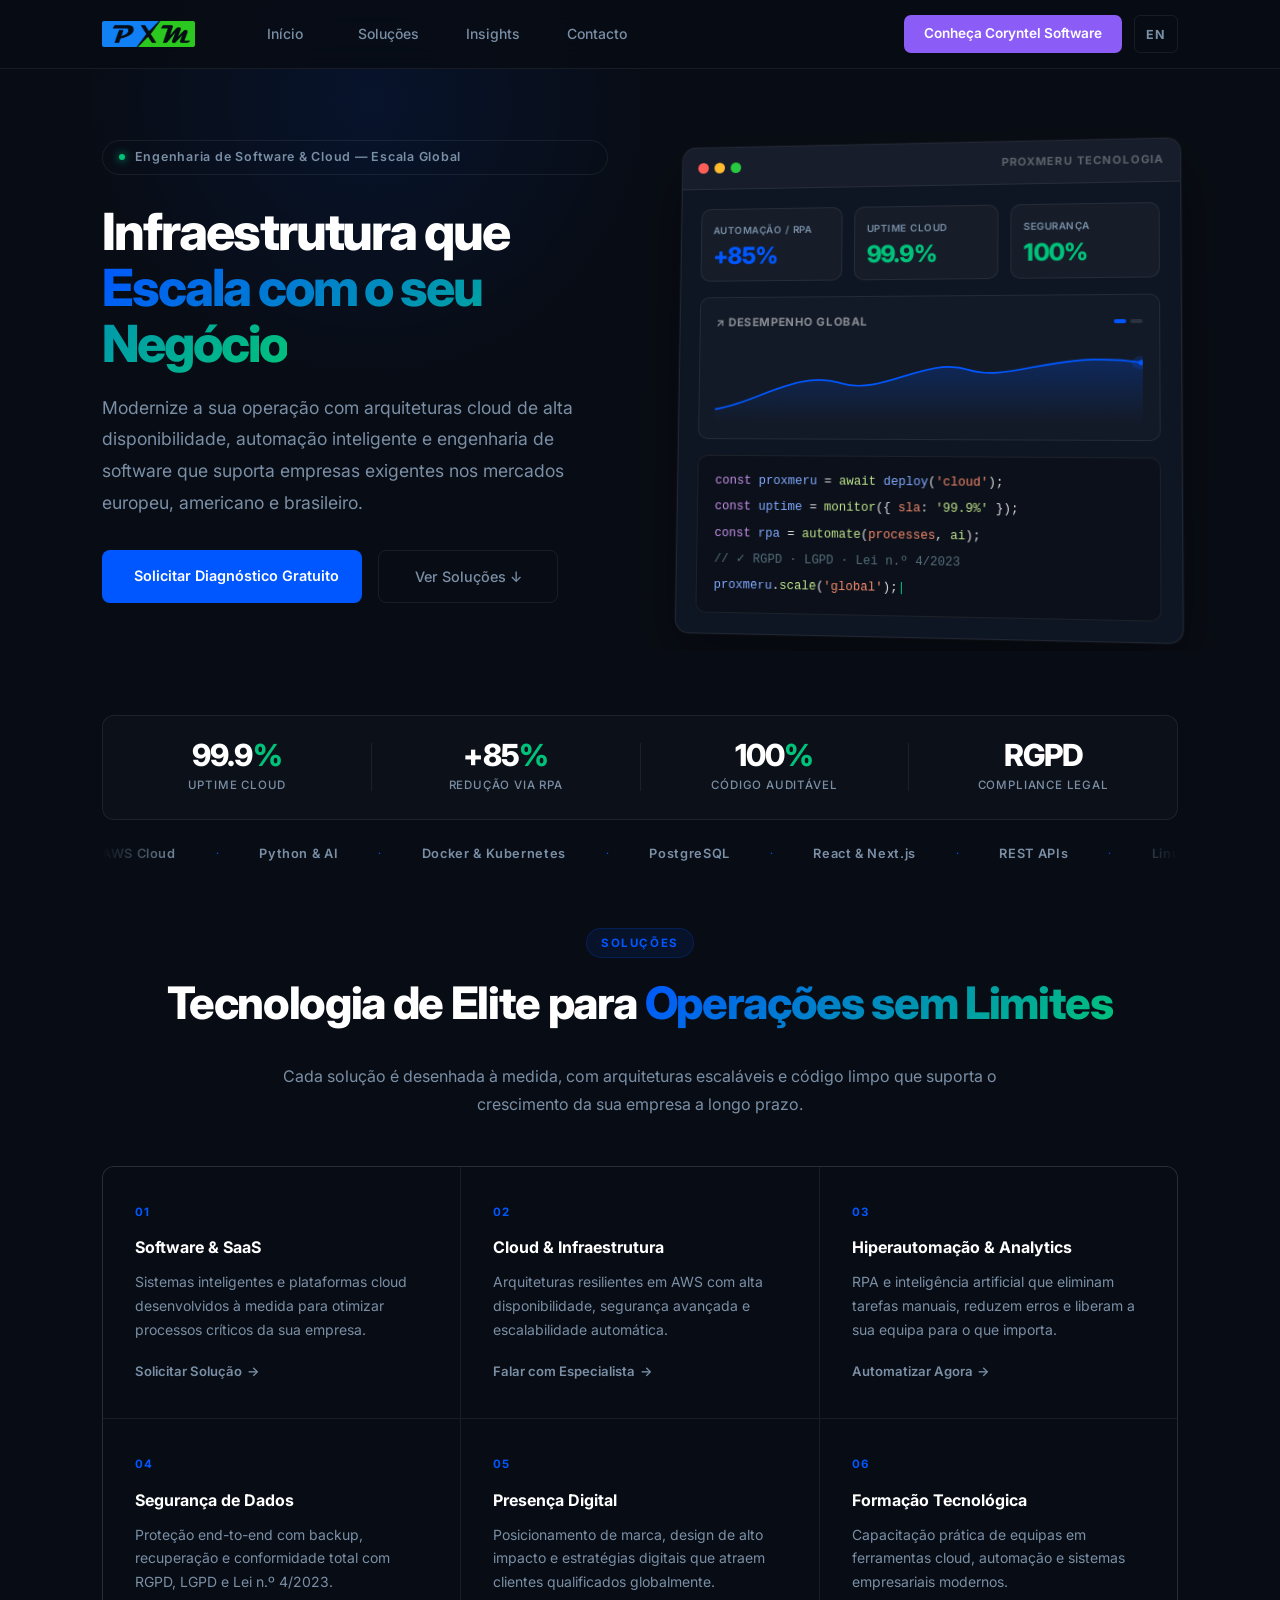
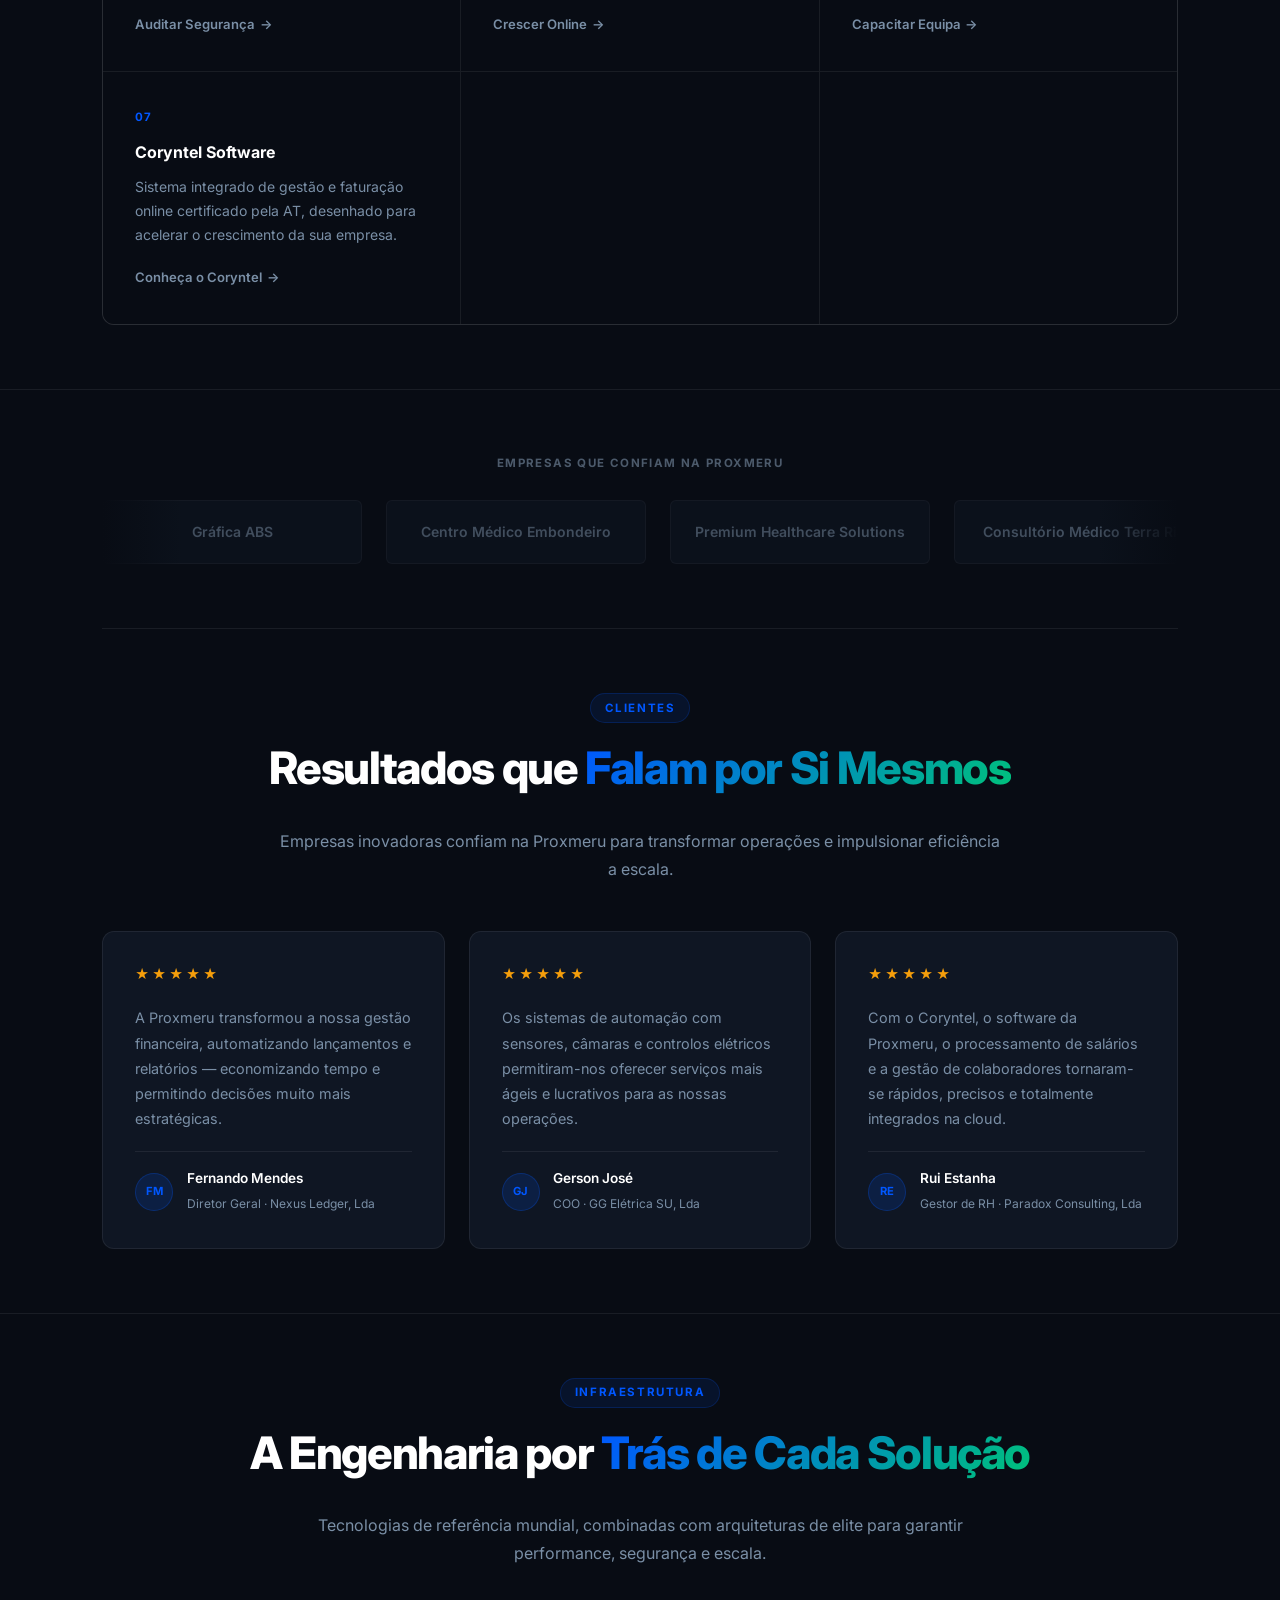
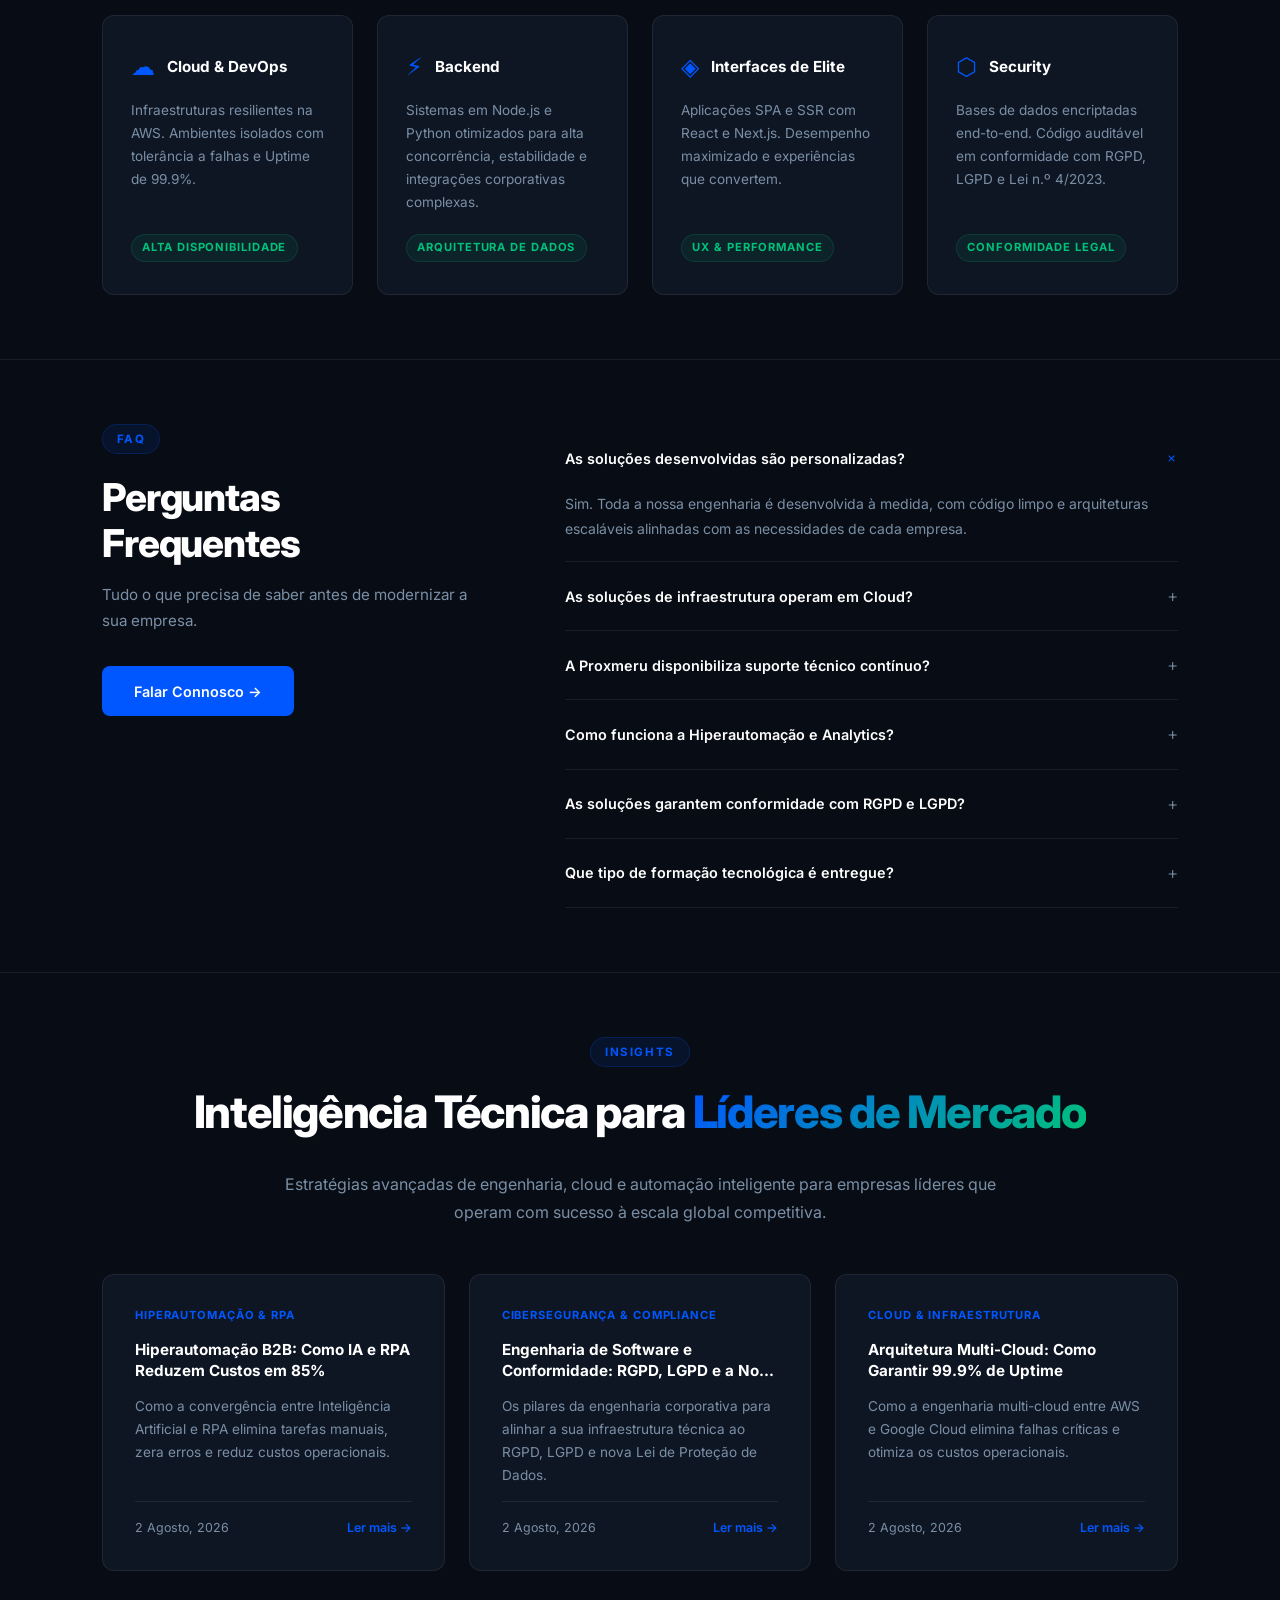
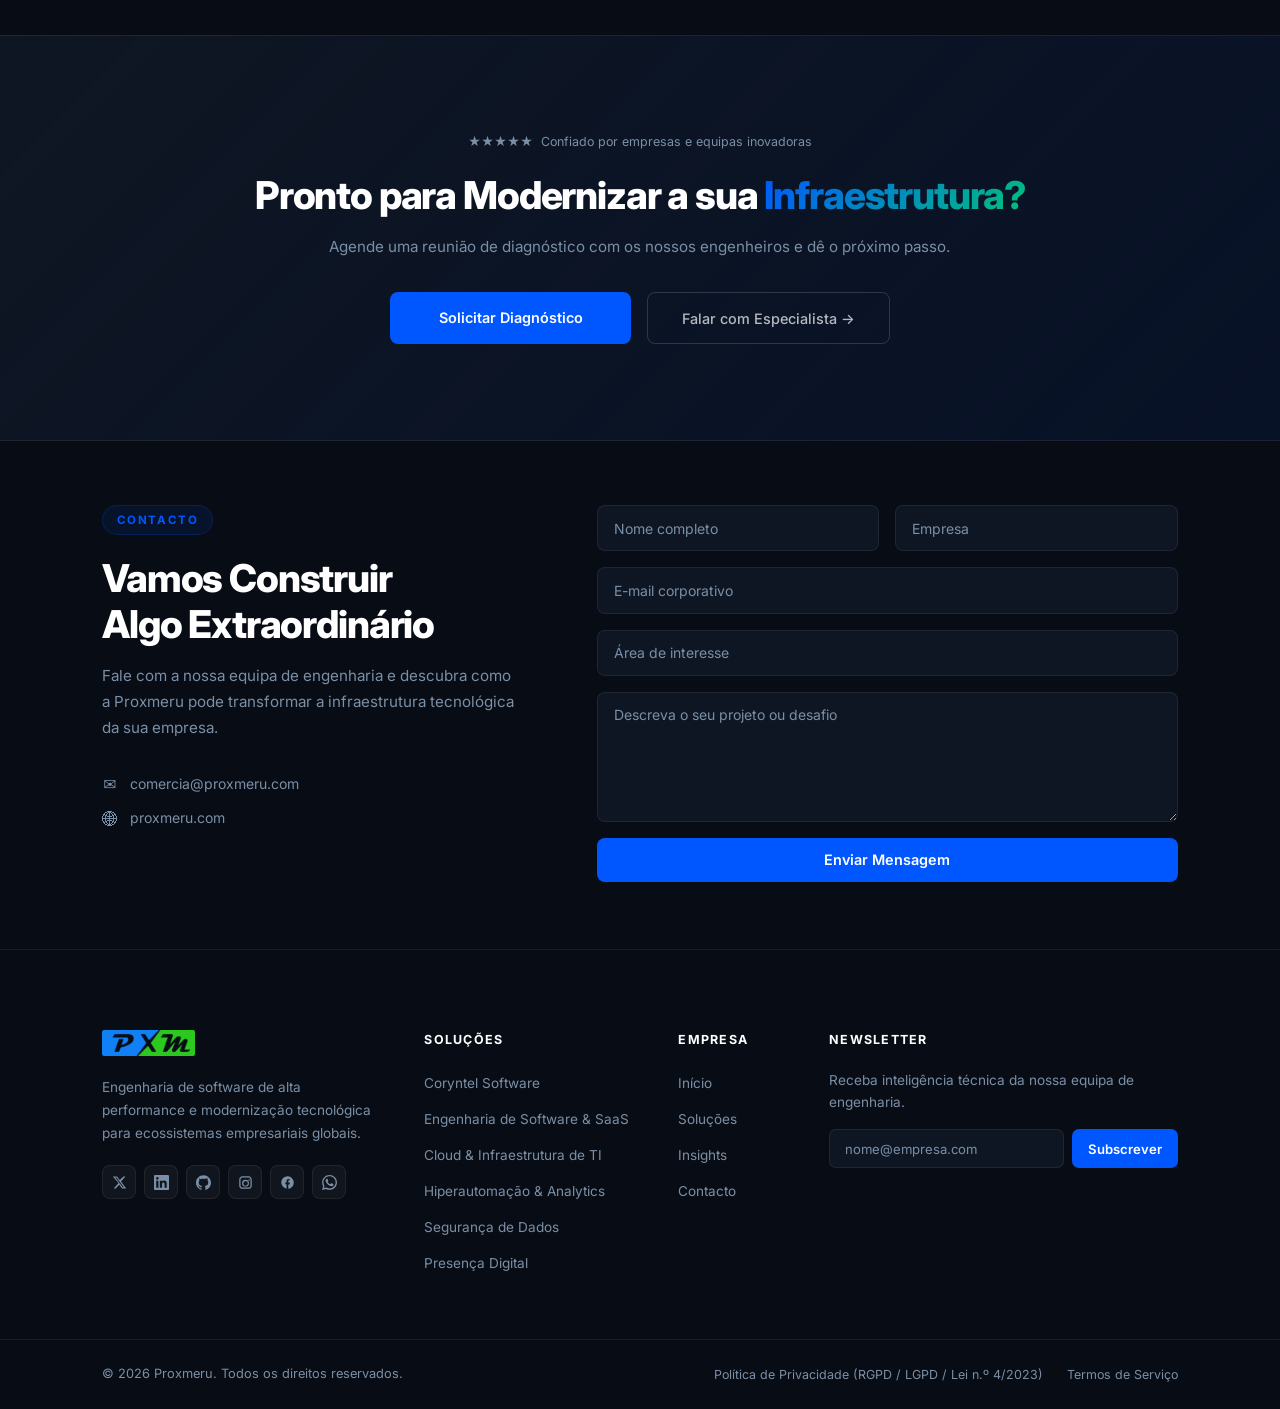
<file: index.html>
<!DOCTYPE html>
<html lang="pt">
<head>
  <meta charset="UTF-8" />
  <meta name="viewport" content="width=device-width, initial-scale=1.0" />
  <meta name="referrer" content="origin" />
  <title>Proxmeru — Engineering the Future of Business</title>
  <meta name="description" content="Engenharia de software de alta performance, cloud e automação para empresas que operam à escala global." />
  <link rel="icon" type="image/png" href="assets/img/favicon.png" />
  <link rel="preconnect" href="https://fonts.googleapis.com" />
  <link rel="preconnect" href="https://fonts.gstatic.com" crossorigin />
  <link href="https://fonts.googleapis.com/css2?family=Inter:wght@300;400;500;600;700;800&display=swap" rel="stylesheet" />
  <link rel="stylesheet" href="assets/css/style.css" />
</head>
<body>
  <div id="top"></div>

  <!-- NAV -->
  <header id="top">
    <nav class="nav">
      <a href="#top" class="nav-logo">
        <img src="assets/img/logo.png" alt="Proxmeru" />
      </a>
      <ul class="nav-links">
        <li><a href="#top" data-i18n="nav.home">Início</a></li>
        <li><a href="#solutions" data-i18n="nav.solutions">Soluções</a></li>
        <li><a href="#insights" data-i18n="nav.insights">Insights</a></li>
        <li><a href="#contact" data-i18n="nav.contact">Contacto</a></li>
      </ul>
      <div class="nav-right">
        <a href="https://coryntel.proxmeru.com" class="nav-cta" target="_blank" rel="noopener noreferrer" data-i18n="nav.coryntel">Conheça Coryntel Software</a>
        <button id="lang-toggle" aria-label="Mudar idioma">EN</button>
        <button class="nav-burger" id="menu-toggle" aria-label="Menu">
          <span></span><span></span><span></span>
        </button>
      </div>
    </nav>
  </header>

  <!-- HERO -->
  <section id="hero">
    <div class="hero-inner">
      <div class="hero-left">
        <div class="hero-tag">
          <span class="tag-dot"></span>
          <span data-i18n="hero.tag">Engenharia de Software &amp; Cloud — Escala Global</span>
        </div>
        <h1>
          <span data-i18n="hero.h1a">Infraestrutura que</span><br />
          <span data-i18n="hero.h1b">Escala com o seu Negócio</span>
        </h1>
        <p>
          <span data-i18n="hero.sub">Modernize a sua operação com arquiteturas cloud de alta disponibilidade, automação inteligente e engenharia de software que suporta empresas exigentes nos mercados europeu, americano e brasileiro.</span>
        </p>
        <div class="hero-ctas">
          <a href="https://wa.me/258870584831" class="btn-primary" data-wa="diagnosis" target="_blank" rel="noopener noreferrer" data-i18n="hero.cta1">Solicitar Diagnóstico Gratuito</a>
          <a href="#solutions" class="btn-ghost" data-i18n="hero.cta2">Ver Soluções ↓</a>
        </div>
      </div>

      <div class="hero-right">
        <div class="mockup-window">
          <div class="mockup-header">
            <span class="mockup-dot" style="background:#ff5f57"></span>
            <span class="mockup-dot" style="background:#febc2e"></span>
            <span class="mockup-dot" style="background:#28c840"></span>
            <span class="mockup-title" data-i18n="mockup.title">Proxmeru Tecnologia</span>
          </div>
          <div class="mockup-body">
            <div class="mockup-stats">
              <div class="mockup-stat">
                <div class="mockup-stat-label" data-i18n="mockup.rpa">Automação / RPA</div>
                <div class="mockup-stat-value" data-i18n="mockup.rpaValue" style="color:var(--blue)">+85<span>%</span></div>
              </div>
              <div class="mockup-stat">
                <div class="mockup-stat-label" data-i18n="mockup.uptime">Uptime Cloud</div>
                <div class="mockup-stat-value" data-i18n="mockup.uptimeValue" style="color:var(--green)">99.9<span>%</span></div>
              </div>
              <div class="mockup-stat">
                <div class="mockup-stat-label" data-i18n="mockup.security">Segurança</div>
                <div class="mockup-stat-value" data-i18n="mockup.securityValue" style="color:var(--green)">100<span>%</span></div>
              </div>
            </div>
            <div class="mockup-chart">
              <div class="mockup-chart-header">
                <span data-i18n="mockup.perf">↗ Desempenho Global</span>
                <div class="mockup-chart-dots">
                  <div style="background:var(--blue)"></div>
                  <div style="background:rgba(255,255,255,0.1)"></div>
                </div>
              </div>
              <svg viewBox="0 0 400 120" preserveAspectRatio="none" class="mockup-svg">
                <defs>
                  <linearGradient id="chartGrad" x1="0" y1="0" x2="0" y2="1">
                    <stop offset="0%" stop-color="#0057ff" stop-opacity="0.25"/>
                    <stop offset="100%" stop-color="#0057ff" stop-opacity="0"/>
                  </linearGradient>
                </defs>
                <path d="M0,100 C40,90 80,40 120,60 C160,80 200,20 240,40 C280,60 320,10 400,30 L400,120 L0,120 Z" fill="url(#chartGrad)"/>
                <path d="M0,100 C40,90 80,40 120,60 C160,80 200,20 240,40 C280,60 320,10 400,30" fill="none" stroke="#0057ff" stroke-width="2.5" stroke-linecap="round"/>
                <circle cx="400" cy="30" r="4" fill="#0057ff"/>
                <circle cx="400" cy="30" r="10" fill="#0057ff" opacity="0.2"/>
              </svg>
            </div>
            <div class="mockup-code">
              <div class="code-line" data-i18n="mockup.code1"><span class="c-purple">const</span> <span class="c-blue">proxmeru</span> <span class="c-white">=</span> <span class="c-green">await</span> <span class="c-blue">deploy</span><span class="c-white">(</span><span class="c-orange">'cloud'</span><span class="c-white">);</span></div>
              <div class="code-line" data-i18n="mockup.code2"><span class="c-purple">const</span> <span class="c-blue">uptime</span> <span class="c-white">=</span> <span class="c-green">monitor</span><span class="c-white">({</span> <span class="c-orange">sla</span><span class="c-white">:</span> <span class="c-green">'99.9%'</span> <span class="c-white">});</span></div>
              <div class="code-line" data-i18n="mockup.code3"><span class="c-purple">const</span> <span class="c-blue">rpa</span> <span class="c-white">=</span> <span class="c-green">automate</span><span class="c-white">(</span><span class="c-orange">processes</span><span class="c-white">,</span> <span class="c-green">ai</span><span class="c-white">);</span></div>
              <div class="code-line"><span class="c-muted" data-i18n="mockup.law">// ✓ RGPD · LGPD · Lei n.º 4/2023</span></div>
              <div class="code-line code-cursor" data-i18n="mockup.code4"><span class="c-blue">proxmeru</span><span class="c-white">.</span><span class="c-green">scale</span><span class="c-white">(</span><span class="c-orange">'global'</span><span class="c-white">);</span><span class="cursor-blink">|</span></div>
            </div>
          </div>
        </div>
      </div>
    </div>
  </section>

  <!-- HERO STATS & TICKER -->
  <section id="hero-stats">
    <div class="container">
      <div class="hero-stats">
        <div class="stat"><strong data-i18n="hero.value1">99.9<span>%</span></strong><p data-i18n="hero.stat1">Uptime Cloud</p></div>
        <div class="stat-divider"></div>
        <div class="stat"><strong data-i18n="hero.value2">+85<span>%</span></strong><p data-i18n="hero.stat2">Redução via RPA</p></div>
        <div class="stat-divider"></div>
        <div class="stat"><strong data-i18n="hero.value3">100<span>%</span></strong><p data-i18n="hero.stat3">Código Auditável</p></div>
        <div class="stat-divider"></div>
        <div class="stat"><strong data-i18n="hero.value4">RGPD</strong><p data-i18n="hero.stat4">Compliance Legal</p></div>
      </div>
      <div class="ticker">
        <div class="ticker-track">
          <span>AWS Cloud</span><span aria-hidden="true">·</span>
          <span>Python &amp; AI</span><span aria-hidden="true">·</span>
          <span>Docker &amp; Kubernetes</span><span aria-hidden="true">·</span>
          <span>PostgreSQL</span><span aria-hidden="true">·</span>
          <span>React &amp; Next.js</span><span aria-hidden="true">·</span>
          <span>REST APIs</span><span aria-hidden="true">·</span>
          <span>Linux &amp; DevOps</span><span aria-hidden="true">·</span>
          <span>AWS Cloud</span><span aria-hidden="true">·</span>
          <span>Python &amp; AI</span><span aria-hidden="true">·</span>
          <span>Docker &amp; Kubernetes</span><span aria-hidden="true">·</span>
          <span>PostgreSQL</span><span aria-hidden="true">·</span>
          <span>React &amp; Next.js</span><span aria-hidden="true">·</span>
          <span>REST APIs</span><span aria-hidden="true">·</span>
          <span>Linux &amp; DevOps</span><span aria-hidden="true">·</span>
        </div>
      </div>
    </div>
  </section>

  <!-- SOLUTIONS -->
  <section id="solutions">
    <div class="container">
      <div class="section-label" data-i18n="sol.label">Soluções</div>
      <div class="section-heading">
        <h2 data-i18n="sol.h2">Tecnologia de Elite para <span class="gradient-text">Operações sem Limites</span></h2>
        <p data-i18n="sol.sub">Cada solução é desenhada à medida, com arquiteturas escaláveis e código limpo que suporta o crescimento da sua empresa a longo prazo.</p>
      </div>
      <div class="solutions-grid">
        <div class="sol-card">
          <div class="sol-num">01</div>
          <h3 data-i18n="sol.1.title">Software &amp; SaaS</h3>
          <p data-i18n="sol.1.desc">Sistemas inteligentes e plataformas cloud desenvolvidos à medida para otimizar processos críticos da sua empresa.</p>
          <a href="https://wa.me/258870584831" class="sol-link" data-wa="solution-1" target="_blank" rel="noopener noreferrer" data-i18n="sol.1.cta">Solicitar Solução <span>→</span></a>
        </div>
        <div class="sol-card">
          <div class="sol-num">02</div>
          <h3 data-i18n="sol.2.title">Cloud &amp; Infraestrutura</h3>
          <p data-i18n="sol.2.desc">Arquiteturas resilientes em AWS com alta disponibilidade, segurança avançada e escalabilidade automática.</p>
          <a href="https://wa.me/258870584831" class="sol-link" data-wa="solution-2" target="_blank" rel="noopener noreferrer" data-i18n="sol.2.cta">Falar com Especialista <span>→</span></a>
        </div>
        <div class="sol-card">
          <div class="sol-num">03</div>
          <h3 data-i18n="sol.3.title">Hiperautomação &amp; Analytics</h3>
          <p data-i18n="sol.3.desc">RPA e inteligência artificial que eliminam tarefas manuais, reduzem erros e liberam a sua equipa para o que importa.</p>
          <a href="https://wa.me/258870584831" class="sol-link" data-wa="solution-3" target="_blank" rel="noopener noreferrer" data-i18n="sol.3.cta">Automatizar Agora <span>→</span></a>
        </div>
        <div class="sol-card">
          <div class="sol-num">04</div>
          <h3 data-i18n="sol.4.title">Segurança de Dados</h3>
          <p data-i18n="sol.4.desc">Proteção end-to-end com backup, recuperação e conformidade total com RGPD, LGPD e Lei n.º 4/2023.</p>
          <a href="https://wa.me/258870584831" class="sol-link" data-wa="solution-4" target="_blank" rel="noopener noreferrer" data-i18n="sol.4.cta">Auditar Segurança <span>→</span></a>
        </div>
        <div class="sol-card">
          <div class="sol-num">05</div>
          <h3 data-i18n="sol.5.title">Presença Digital</h3>
          <p data-i18n="sol.5.desc">Posicionamento de marca, design de alto impacto e estratégias digitais que atraem clientes qualificados globalmente.</p>
          <a href="https://wa.me/258870584831" class="sol-link" data-wa="solution-5" target="_blank" rel="noopener noreferrer" data-i18n="sol.5.cta">Crescer Online <span>→</span></a>
        </div>
        <div class="sol-card">
          <div class="sol-num">06</div>
          <h3 data-i18n="sol.6.title">Formação Tecnológica</h3>
          <p data-i18n="sol.6.desc">Capacitação prática de equipas em ferramentas cloud, automação e sistemas empresariais modernos.</p>
          <a href="https://wa.me/258870584831" class="sol-link" data-wa="solution-6" target="_blank" rel="noopener noreferrer" data-i18n="sol.6.cta">Capacitar Equipa <span>→</span></a>
        </div>
        <div class="sol-card">
          <div class="sol-num">07</div>
          <h3 data-i18n="sol.7.title">Coryntel Software</h3>
          <p data-i18n="sol.7.desc">Sistema integrado de gestão e faturação online certificado pela AT, desenhado para acelerar o crescimento da sua empresa.</p>
          <a href="https://coryntel.proxmeru.com" class="sol-link" target="_blank" rel="noopener noreferrer" data-i18n="sol.7.cta">Conheça o Coryntel <span>→</span></a>
        </div>
      <div class="sol-card" style="background: var(--dark);"></div>
      <div class="sol-card" style="background: var(--dark);"></div>
      </div>

    </div>
  </section>

  <!-- CLIENTS -->
  <section id="clients">
    <div class="container">
      <div class="clients-bar">
        <div class="clients-label" data-i18n="clients.label">Empresas que confiam na Proxmeru</div>
        <div class="clients-ticker-wrap">
          <div class="clients-ticker">
            <span>Gráfica ABS</span>
            <span>Centro Médico Embondeiro</span>
            <span>Premium Healthcare Solutions</span>
            <span>Consultório Médico Terra Rio</span>
            <span>Clínica Médica Monte Sinai</span>
            <span>PHC Software</span>
            <span>+ Emprego</span>
            <span>Sabor Brasil</span>
            <span>Gráfica ABS</span>
            <span>Centro Médico Embondeiro</span>
            <span>Premium Healthcare Solutions</span>
            <span>Consultório Médico Terra Rio</span>
            <span>Clínica Médica Monte Sinai</span>
            <span>PHC Software</span>
            <span>+ Emprego</span>
            <span>Sabor Brasil</span>
          </div>
        </div>
      </div>
    </div>
  </section>

  <!-- TESTIMONIALS -->
  <section id="testimonials">
    <div class="container">
      <div class="section-label" data-i18n="testi.label">Clientes</div>
      <div class="section-heading">
        <h2 data-i18n="testi.h2">Resultados que <span class="gradient-text">Falam por Si Mesmos</span></h2>
        <p data-i18n="testi.sub">Empresas inovadoras confiam na Proxmeru para transformar operações e impulsionar eficiência a escala.</p>
      </div>
      <div class="testi-grid">
        <div class="testi-card">
          <div class="testi-stars">★★★★★</div>
          <blockquote data-i18n="testi.1">A Proxmeru transformou a nossa gestão financeira, automatizando lançamentos e relatórios — economizando tempo e permitindo decisões muito mais estratégicas.</blockquote>
          <div class="testi-author">
            <div class="testi-avatar">FM</div>
            <div>
              <strong>Fernando Mendes</strong>
              <span>Diretor Geral · Nexus Ledger, Lda</span>
            </div>
          </div>
        </div>
        <div class="testi-card">
          <div class="testi-stars">★★★★★</div>
          <blockquote data-i18n="testi.2">Os sistemas de automação com sensores, câmaras e controlos elétricos permitiram-nos oferecer serviços mais ágeis e lucrativos para as nossas operações.</blockquote>
          <div class="testi-author">
            <div class="testi-avatar">GJ</div>
            <div>
              <strong>Gerson José</strong>
              <span>COO · GG Elétrica SU, Lda</span>
            </div>
          </div>
        </div>
        <div class="testi-card">
          <div class="testi-stars">★★★★★</div>
          <blockquote data-i18n="testi.3">Com o Coryntel, o software da Proxmeru, o processamento de salários e a gestão de colaboradores tornaram-se rápidos, precisos e totalmente integrados na cloud.</blockquote>
          <div class="testi-author">
            <div class="testi-avatar">RE</div>
            <div>
              <strong class="lang-fade">Rui Estanha</strong>
              <span class="lang-fade">Gestor de RH · Paradox Consulting, Lda</span>
            </div>
          </div>
        </div>
      </div>
    </div>
  </section>

  <!-- TECH STACK -->
  <section id="stack">
    <div class="container">
      <div class="section-label" data-i18n="stack.label">Infraestrutura</div>
      <div class="section-heading">
        <h2 data-i18n="stack.h2">A Engenharia por <span class="gradient-text">Trás de Cada Solução</span></h2>
        <p data-i18n="stack.sub">Tecnologias de referência mundial, combinadas com arquiteturas de elite para garantir performance, segurança e escala.</p>
      </div>
      <div class="stack-grid">
        <div class="stack-card">
          <div class="stack-card-heading">
            <div class="stack-icon">☁</div>
            <h3 data-i18n="stack.1.title">Cloud &amp; DevOps</h3>
          </div>
          <p data-i18n="stack.1.desc">Infraestruturas resilientes na AWS. Ambientes isolados com tolerância a falhas e Uptime de 99.9%.</p>
          <div class="stack-tag" data-i18n="stack.1.tag">Alta Disponibilidade</div>
        </div>
        <div class="stack-card">
          <div class="stack-card-heading">
            <div class="stack-icon">⚡</div>
            <h3 data-i18n="stack.2.title">Backend</h3>
          </div>
          <p data-i18n="stack.2.desc">Sistemas em Node.js e Python otimizados para alta concorrência, estabilidade e integrações corporativas complexas.</p>
          <div class="stack-tag" data-i18n="stack.2.tag">Arquitetura de Dados</div>
        </div>
        <div class="stack-card">
          <div class="stack-card-heading">
            <div class="stack-icon">◈</div>
            <h3 data-i18n="stack.3.title">Interfaces de Elite</h3>
          </div>
          <p data-i18n="stack.3.desc">Aplicações SPA e SSR com React e Next.js. Desempenho maximizado e experiências que convertem.</p>
          <div class="stack-tag" data-i18n="stack.3.tag">UX &amp; Performance</div>
        </div>
        <div class="stack-card">
          <div class="stack-card-heading">
            <div class="stack-icon">⬡</div>
            <h3 data-i18n="stack.4.title">Security</h3>
          </div>
          <p data-i18n="stack.4.desc">Bases de dados encriptadas end-to-end. Código auditável em conformidade com RGPD, LGPD e Lei n.º 4/2023.</p>
          <div class="stack-tag" data-i18n="stack.4.tag">Conformidade Legal</div>
        </div>
      </div>
    </div>
  </section>

  <!-- FAQ -->
  <section id="faq">
    <div class="container faq-container">
      <div class="faq-left">
        <div class="section-label" data-i18n="faq.label">FAQ</div>
        <h2 data-i18n="faq.h2">Perguntas<br />Frequentes</h2>
        <p data-i18n="faq.sub">Tudo o que precisa de saber antes de modernizar a sua empresa.</p>
        <a href="#contact" class="btn-primary" data-i18n="faq.cta" style="margin-top:2rem;display:inline-block;">Falar Connosco →</a>
      </div>
      <div class="faq-right">
        <details class="faq-item" open>
          <summary data-i18n="faq.q1">As soluções desenvolvidas são personalizadas?</summary>
          <div class="faq-answer"><div class="faq-answer-inner"><p data-i18n="faq.a1">Sim. Toda a nossa engenharia é desenvolvida à medida, com código limpo e arquiteturas escaláveis alinhadas com as necessidades de cada empresa.</p></div></div>
        </details>
        <details class="faq-item">
          <summary data-i18n="faq.q2">As soluções de infraestrutura operam em Cloud?</summary>
          <div class="faq-answer"><div class="faq-answer-inner"><p data-i18n="faq.a2">Sim. Trabalhamos com AWS e Google Cloud, garantindo ambientes resilientes, escaláveis e com uptime de 99.9%.</p></div></div>
        </details>
        <details class="faq-item">
          <summary data-i18n="faq.q3">A Proxmeru disponibiliza suporte técnico contínuo?</summary>
          <div class="faq-answer"><div class="faq-answer-inner"><p data-i18n="faq.a3">Sim. Oferecemos monitorização 24/7 e suporte técnico dedicado para todos os sistemas e infraestruturas que gerimos.</p></div></div>
        </details>
        <details class="faq-item">
          <summary data-i18n="faq.q4">Como funciona a Hiperautomação e Analytics?</summary>
          <div class="faq-answer"><div class="faq-answer-inner"><p data-i18n="faq.a4">Mapeamos os processos da sua empresa, identificamos oportunidades e implementamos RPA e IA que reduzem custos operacionais em até 85%.</p></div></div>
        </details>
        <details class="faq-item">
          <summary data-i18n="faq.q5">As soluções garantem conformidade com RGPD e LGPD?</summary>
          <div class="faq-answer"><div class="faq-answer-inner"><p data-i18n="faq.a5">Sim. Todas as soluções são desenvolvidas em conformidade com RGPD, LGPD e Lei n.º 4/2023.</p></div></div>
        </details>
        <details class="faq-item">
          <summary data-i18n="faq.q6">Que tipo de formação tecnológica é entregue?</summary>
          <div class="faq-answer"><div class="faq-answer-inner"><p data-i18n="faq.a6">Formações práticas em ferramentas cloud, automação e sistemas empresariais, adaptadas ao nível e contexto de cada equipa.</p></div></div>
        </details>
      </div>
    </div>
  </section>

  <!-- INSIGHTS -->
  <section id="insights">
    <div class="container">
      <div class="section-label" data-i18n="insights.label">Insights</div>
      <div class="section-heading">
        <h2 data-i18n="insights.h2">Inteligência Técnica para <span class="gradient-text">Líderes de Mercado</span></h2>
        <p data-i18n="insights.sub">Estratégias avançadas de engenharia, cloud e automação inteligente para empresas líderes que operam com sucesso à escala global competitiva.</p>
      </div>
      <div class="insights-grid">
        <article class="insight-card">
          <div class="insight-tag" data-i18n="insights.tag1">Hiperautomação &amp; RPA</div>
          <h3 data-i18n="insights.title1">Hiperautomação B2B: Como IA e RPA Reduzem Custos em 85%</h3>
          <p data-i18n="insights.desc1">Como a convergência entre Inteligência Artificial e RPA elimina tarefas manuais, zera erros e reduz custos operacionais.</p>
          <div class="insight-footer">
            <span data-i18n="insights.date">2 Agosto, 2026</span>
            <a href="https://linkedin.com/company/proxmeru" target="_blank" rel="noopener noreferrer" data-i18n="insights.readmore">Ler mais →</a>
          </div>
        </article>
        <article class="insight-card">
          <div class="insight-tag" data-i18n="insights.tag2">Cibersegurança &amp; Compliance</div>
          <h3 data-i18n="insights.title2">Engenharia de Software e Conformidade: RGPD, LGPD e a Nova Lei</h3>
          <p data-i18n="insights.desc2">Os pilares da engenharia corporativa para alinhar a sua infraestrutura técnica ao RGPD, LGPD e nova Lei de Proteção de Dados.</p>
          <div class="insight-footer">
            <span data-i18n="insights.date">2 Agosto, 2026</span>
            <a href="https://linkedin.com/company/proxmeru" target="_blank" rel="noopener noreferrer" data-i18n="insights.readmore">Ler mais →</a>
          </div>
        </article>
        <article class="insight-card">
          <div class="insight-tag" data-i18n="insights.tag3">Cloud &amp; Infraestrutura</div>
          <h3 data-i18n="insights.title3">Arquitetura Multi-Cloud: Como Garantir 99.9% de Uptime</h3>
          <p data-i18n="insights.desc3">Como a engenharia multi-cloud entre AWS e Google Cloud elimina falhas críticas e otimiza os custos operacionais.</p>
          <div class="insight-footer">
            <span data-i18n="insights.date">2 Agosto, 2026</span>
            <a href="https://linkedin.com/company/proxmeru" target="_blank" rel="noopener noreferrer" data-i18n="insights.readmore">Ler mais →</a>
          </div>
        </article>
      </div>
    </div>
  </section>

  <!-- CTA BANNER -->
  <div class="cta-banner">
    <div class="container cta-inner">
      <div>
        <p class="cta-rating">★★★★★ <span data-i18n="cta.rating">Confiado por empresas e equipas inovadoras</span></p>
        <h2 data-i18n="cta.h2">Pronto para Modernizar a sua <span class="gradient-text">Infraestrutura?</span></h2>
        <p class="cta-sub" data-i18n="cta.sub">Agende uma reunião de diagnóstico com os nossos engenheiros e dê o próximo passo.</p>
      </div>
      <div class="cta-actions">
        <a href="https://wa.me/258870584831" class="btn-primary" data-wa="diagnosis" target="_blank" rel="noopener noreferrer" data-i18n="cta.btn1">Solicitar Diagnóstico</a>
        <a href="https://wa.me/258870584831" class="btn-ghost-light" data-wa="expert" target="_blank" rel="noopener noreferrer" data-i18n="cta.btn2">Falar com Especialista →</a>
      </div>
    </div>
  </div>

  <!-- CONTACT -->
  <section id="contact">
    <div class="container contact-container">
      <div class="contact-left">
        <div class="section-label" data-i18n="contact.label">Contacto</div>
        <h2 data-i18n="contact.h2">Vamos Construir<br />Algo Extraordinário</h2>
        <p data-i18n="contact.sub">Fale com a nossa equipa de engenharia e descubra como a Proxmeru pode transformar a infraestrutura tecnológica da sua empresa.</p>
        <ul class="contact-info">
          <li><span>✉</span> comercia@proxmeru.com</li>
          <li><span>🌐&#xfe0e;</span> proxmeru.com</li>
        </ul>
      </div>
      <form class="contact-form" id="contact-form" action="https://formsubmit.co/comercial@proxmeru.com" method="POST">
        <input class="form-honey" type="text" name="_honey" tabindex="-1" autocomplete="off" aria-hidden="true" />
        <input type="hidden" name="_subject" value="Nova mensagem pelo site Proxmeru" />
        <input type="hidden" name="_next" value="https://www.proxmeru.com/?contact=success#contact" />
        <div class="form-row">
          <input type="text" name="name" placeholder="Nome completo" data-i18n-ph="contact.ph.name" required />
          <input type="text" name="company" placeholder="Empresa" data-i18n-ph="contact.ph.company" />
        </div>
        <input type="email" name="email" placeholder="E-mail corporativo" data-i18n-ph="contact.ph.email" required />
        <select name="area" data-i18n-select="contact.select">
          <option value="" disabled selected data-i18n-opt="contact.opt.area">Área de interesse</option>
          <option data-i18n-opt="contact.opt.software">Software &amp; SaaS</option>
          <option data-i18n-opt="contact.opt.cloud">Cloud &amp; Infraestrutura</option>
          <option data-i18n-opt="contact.opt.hiperautomacao">Hiperautomação &amp; Analytics</option>
          <option data-i18n-opt="contact.opt.seguranca">Segurança de Dados</option>
          <option data-i18n-opt="contact.opt.presenca">Presença Digital</option>
          <option data-i18n-opt="contact.opt.formacao">Formação Tecnológica</option>
          <option data-i18n-opt="contact.opt.coryntel">Coryntel Software</option>
        </select>
        <textarea name="message" placeholder="Descreva o seu projeto ou desafio" data-i18n-ph="contact.ph.message" required></textarea>
        <button type="submit" class="btn-primary" data-i18n="contact.send">Enviar Mensagem</button>
        <p class="form-status" id="contact-status" role="status" aria-live="polite"></p>
      </form>
    </div>
  </section>

  <!-- FOOTER -->
  <footer id="footer">
    <div class="container footer-grid">
      <div class="footer-brand">
        <img src="assets/img/logo.png" alt="Proxmeru" class="footer-logo" />
        <p data-i18n="footer.brand.desc">Engenharia de software de alta performance e modernização tecnológica para ecossistemas empresariais globais.</p>
        <div class="footer-social">
          <a href="http://x.com/proxmeru" aria-label="Twitter" class="social-icon" target="_blank" rel="noopener noreferrer">
            <svg width="15" height="15" viewBox="0 0 24 24" fill="currentColor"><path d="M18.244 2.25h3.308l-7.227 8.26 8.502 11.24H16.17l-4.714-6.231-5.401 6.231H2.736l7.737-8.852L1.254 2.25H8.08l4.259 5.63L18.244 2.25zm-1.161 17.52h1.833L7.084 4.126H5.117L17.083 19.77z"/></svg>
          </a>
          <a href="https://linkedin.com/company/proxmeru" aria-label="LinkedIn" class="social-icon" target="_blank" rel="noopener noreferrer">
            <svg width="15" height="15" viewBox="0 0 24 24" fill="currentColor"><path d="M20.447 20.452h-3.554v-5.569c0-1.328-.027-3.037-1.852-3.037-1.853 0-2.136 1.445-2.136 2.939v5.667H9.351V9h3.414v1.561h.046c.477-.9 1.637-1.85 3.37-1.85 3.601 0 4.267 2.37 4.267 5.455v6.286zM5.337 7.433a2.062 2.062 0 01-2.063-2.065 2.064 2.064 0 112.063 2.065zm1.782 13.019H3.555V9h3.564v11.452zM22.225 0H1.771C.792 0 0 .774 0 1.729v20.542C0 23.227.792 24 1.771 24h20.451C23.2 24 24 23.227 24 22.271V1.729C24 .774 23.2 0 22.222 0h.003z"/></svg>
          </a>
          <a href="https://github.com/proxmeru" aria-label="GitHub" class="social-icon" target="_blank" rel="noopener noreferrer">
            <svg width="15" height="15" viewBox="0 0 24 24" fill="currentColor"><path d="M12 .297c-6.63 0-12 5.373-12 12 0 5.303 3.438 9.8 8.205 11.385.6.113.82-.258.82-.577 0-.285-.01-1.04-.015-2.04-3.338.724-4.042-1.61-4.042-1.61C4.422 18.07 3.633 17.7 3.633 17.7c-1.087-.744.084-.729.084-.729 1.205.084 1.838 1.236 1.838 1.236 1.07 1.835 2.809 1.305 3.495.998.108-.776.417-1.305.76-1.605-2.665-.3-5.466-1.332-5.466-5.93 0-1.31.465-2.38 1.235-3.22-.135-.303-.54-1.523.105-3.176 0 0 1.005-.322 3.3 1.23.96-.267 1.98-.399 3-.405 1.02.006 2.04.138 3 .405 2.28-1.552 3.285-1.23 3.285-1.23.645 1.653.24 2.873.12 3.176.765.84 1.23 1.91 1.23 3.22 0 4.61-2.805 5.625-5.475 5.92.42.36.81 1.096.81 2.22 0 1.606-.015 2.896-.015 3.286 0 .315.21.69.825.57C20.565 22.092 24 17.592 24 12.297c0-6.627-5.373-12-12-12"/></svg>
          </a>
          <a href="https://instagram.com/proxmeru" aria-label="Instagram" class="social-icon" target="_blank" rel="noopener noreferrer">
            <svg width="15" height="15" viewBox="0 0 24 24" fill="currentColor"><path d="M7 2C4.24 2 2 4.24 2 7v10c0 2.76 2.24 5 5 5h10c2.76 0 5-2.24 5-5V7c0-2.76-2.24-5-5-5H7zm10 2a3 3 0 013 3v10a3 3 0 01-3 3H7a3 3 0 01-3-3V7a3 3 0 013-3h10zm-5 3.5A5.5 5.5 0 1017.5 13 5.5 5.5 0 0012 7.5zm0 2A3.5 3.5 0 1112 17a3.5 3.5 0 010-7zm5.8-2.6a1.2 1.2 0 11-1.2 1.2 1.2 1.2 0 011.2-1.2z"/></svg>
          </a>
          <a href="https://facebook.com/proxmeru" aria-label="Facebook" class="social-icon" target="_blank" rel="noopener noreferrer">
            <svg width="15" height="15" viewBox="0 0 24 24" fill="currentColor"><path d="M22 12a10 10 0 10-11.5 9.9v-7h-2v-3h2v-2.3c0-2.1 1.3-3.2 3.2-3.2.9 0 1.8.1 1.8.1v2h-1c-1 0-1.3.6-1.3 1.2V12h2.5l-.4 3h-2.1v7A10 10 0 0022 12z"/></svg>
          </a>
          <a href="https://wa.me/258870584831" aria-label="WhatsApp" class="social-icon" target="_blank" rel="noopener noreferrer">
            <svg width="15" height="15" viewBox="0 0 24 24" fill="currentColor"><path d="M20.52 3.48A11.86 11.86 0 0012.06 0C5.52 0 .2 5.32.2 11.86c0 2.1.55 4.16 1.6 6l-1.7 6.2 6.4-1.68a11.86 11.86 0 005.56 1.4h.01c6.54 0 11.86-5.32 11.86-11.86 0-3.17-1.24-6.15-3.4-8.32zM12.06 21.5a9.6 9.6 0 01-4.9-1.33l-.35-.2-3.8 1 1.02-3.7-.23-.38a9.6 9.6 0 01-1.5-5.15C2.3 6.3 6.6 2 12.06 2c2.6 0 5.05 1.02 6.88 2.85a9.7 9.7 0 012.85 6.88c0 5.45-4.3 9.77-9.73 9.77zm5.4-7.4c-.3-.15-1.8-.9-2.08-1-.28-.1-.48-.15-.68.15-.2.3-.78 1-.96 1.2-.18.2-.36.22-.66.08-.3-.15-1.26-.47-2.4-1.5-.88-.78-1.47-1.74-1.65-2.04-.18-.3-.02-.46.13-.61.14-.14.3-.36.45-.54.15-.18.2-.3.3-.5.1-.2.05-.37-.02-.52-.08-.15-.68-1.63-.94-2.24-.25-.6-.5-.5-.68-.5h-.58c-.2 0-.52.07-.8.37-.28.3-1.1 1.08-1.1 2.63 0 1.55 1.13 3.05 1.29 3.26.15.2 2.23 3.4 5.4 4.77.75.33 1.34.53 1.8.68.76.24 1.45.2 1.99.12.61-.1 1.8-.74 2.05-1.46.25-.72.25-1.34.17-1.46-.07-.12-.27-.2-.57-.35z"/></svg>
          </a>
        </div>
      </div>
      <div class="footer-col">
        <h4 data-i18n="footer.solutions.title">Soluções</h4>
        <ul>
          <li><a href="https://coryntel.proxmeru.com" target="_blank" data-i18n="footer.solutions.coryntel">Coryntel Software</a></li>
          <li><a href="#solutions" data-i18n="footer.solutions.saas">Engenharia de Software &amp; SaaS</a></li>
          <li><a href="#solutions" data-i18n="footer.solutions.cloud">Cloud &amp; Infraestrutura de TI</a></li>
          <li><a href="#solutions" data-i18n="footer.solutions.hiperautomacao">Hiperautomação &amp; Analytics</a></li>
          <li><a href="#solutions" data-i18n="footer.solutions.seguranca">Segurança de Dados</a></li>
          <li><a href="#solutions" data-i18n="footer.solutions.presenca">Presença Digital</a></li>
        </ul>
      </div>
      <div class="footer-col">
        <h4 data-i18n="footer.company.title">Empresa</h4>
        <ul>
          <li><a href="#top" data-i18n="footer.company.inicio">Início</a></li>
          <li><a href="#solutions" data-i18n="footer.company.solucoes">Soluções</a></li>
          <li><a href="#insights" data-i18n="footer.company.insights">Insights</a></li>
          <li><a href="#contact" data-i18n="footer.company.contacto">Contacto</a></li>
        </ul>
      </div>
      <div class="footer-col">
        <h4 data-i18n="footer.newsletter.title">Newsletter</h4>
        <p data-i18n="footer.newsletter.desc">Receba inteligência técnica da nossa equipa de engenharia.</p>
        <form class="footer-newsletter">
          <input type="email" name="email" placeholder="nome@empresa.com" data-i18n-ph="footer.newsletter.placeholder" required />
          <button type="submit" data-i18n="footer.newsletter.btn">Subscrever</button>
        </form>
      </div>
    </div>
    <div class="footer-bottom">
      <div class="footer-bottom-inner">
        <p data-i18n="footer.copyright">© <span id="year"></span> Proxmeru. Todos os direitos reservados.</p>
        <div class="footer-legal">
          <a href="privacidade.html" target="_blank" rel="noopener noreferrer" data-i18n="footer.privacy">Política de Privacidade (RGPD / LGPD / Lei n.º 4/2023)</a>
          <a href="termos.html" target="_blank" rel="noopener noreferrer" data-i18n="footer.terms">Termos de Serviço</a>
        </div>
      </div>
    </div>
  </footer>

  <script src="assets/js/i18n.js"></script>
  <script src="assets/js/main.js"></script>
</body>
</html>
</file>
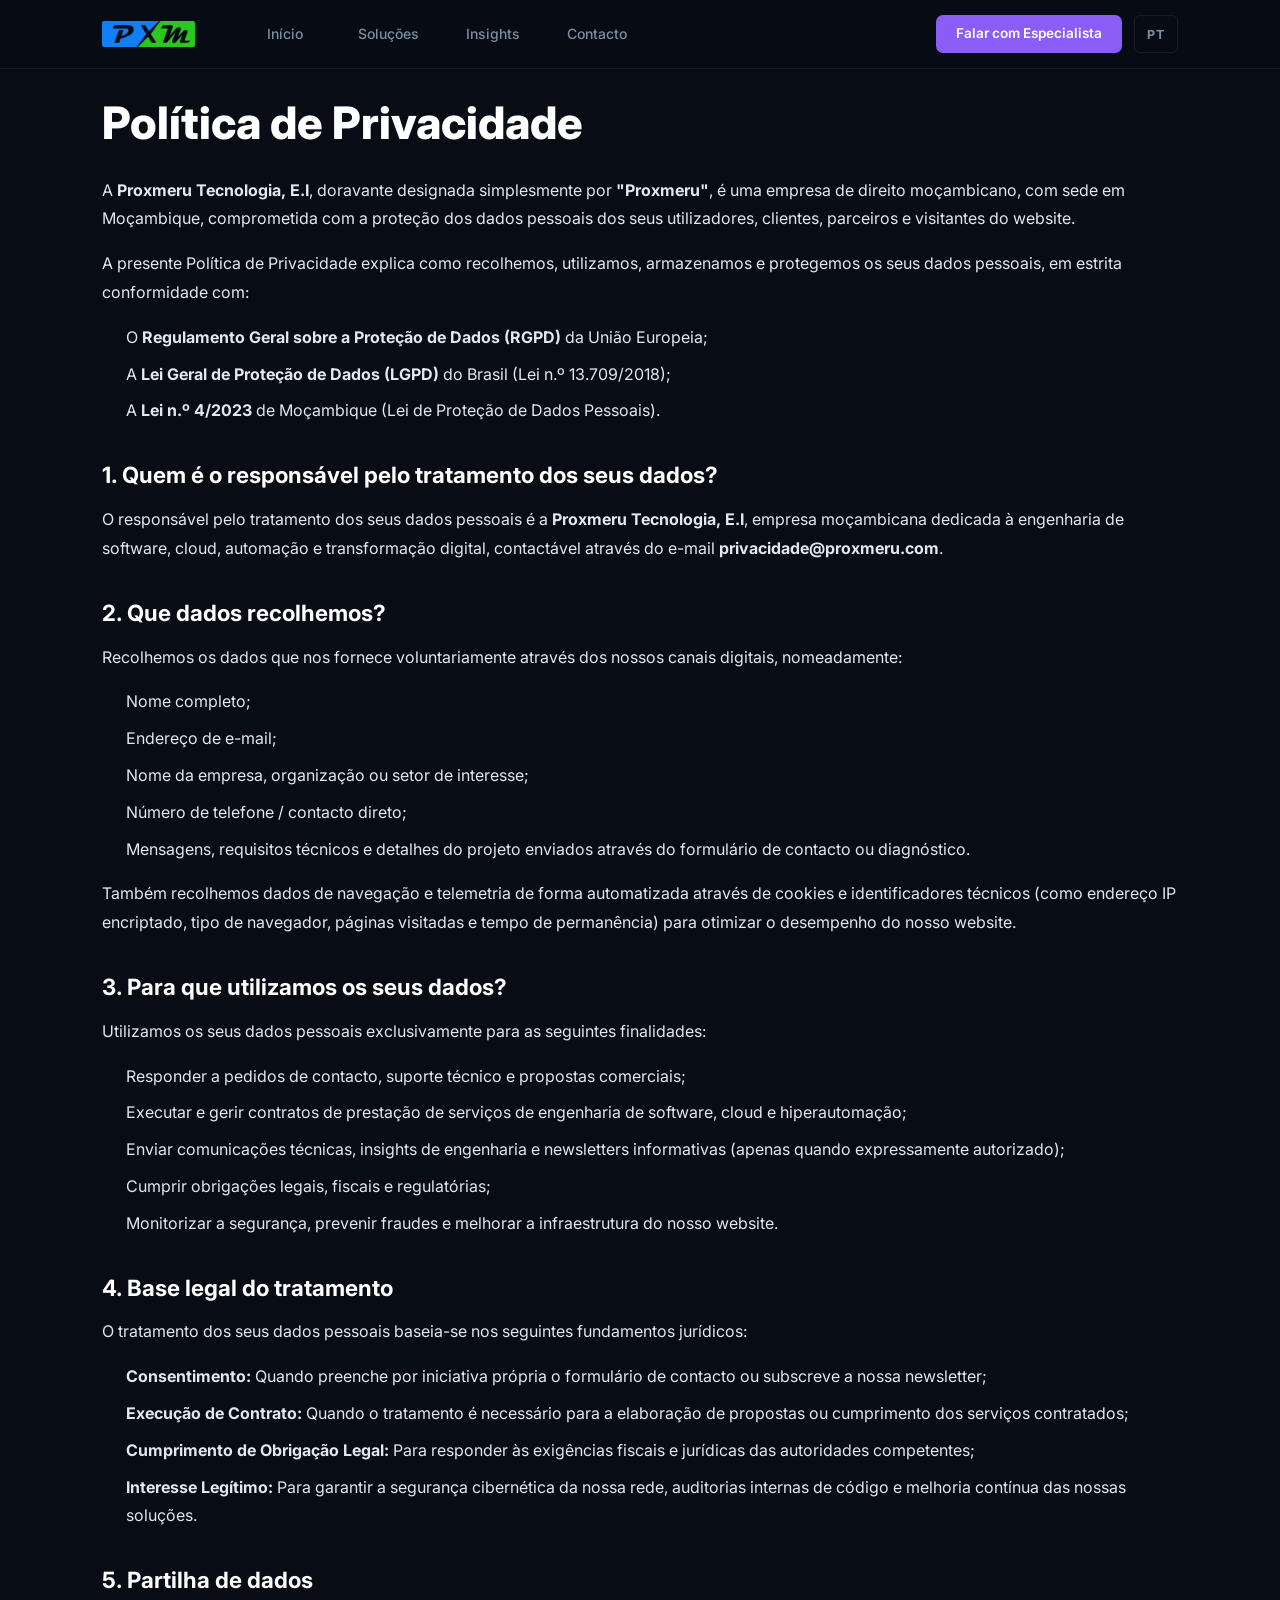
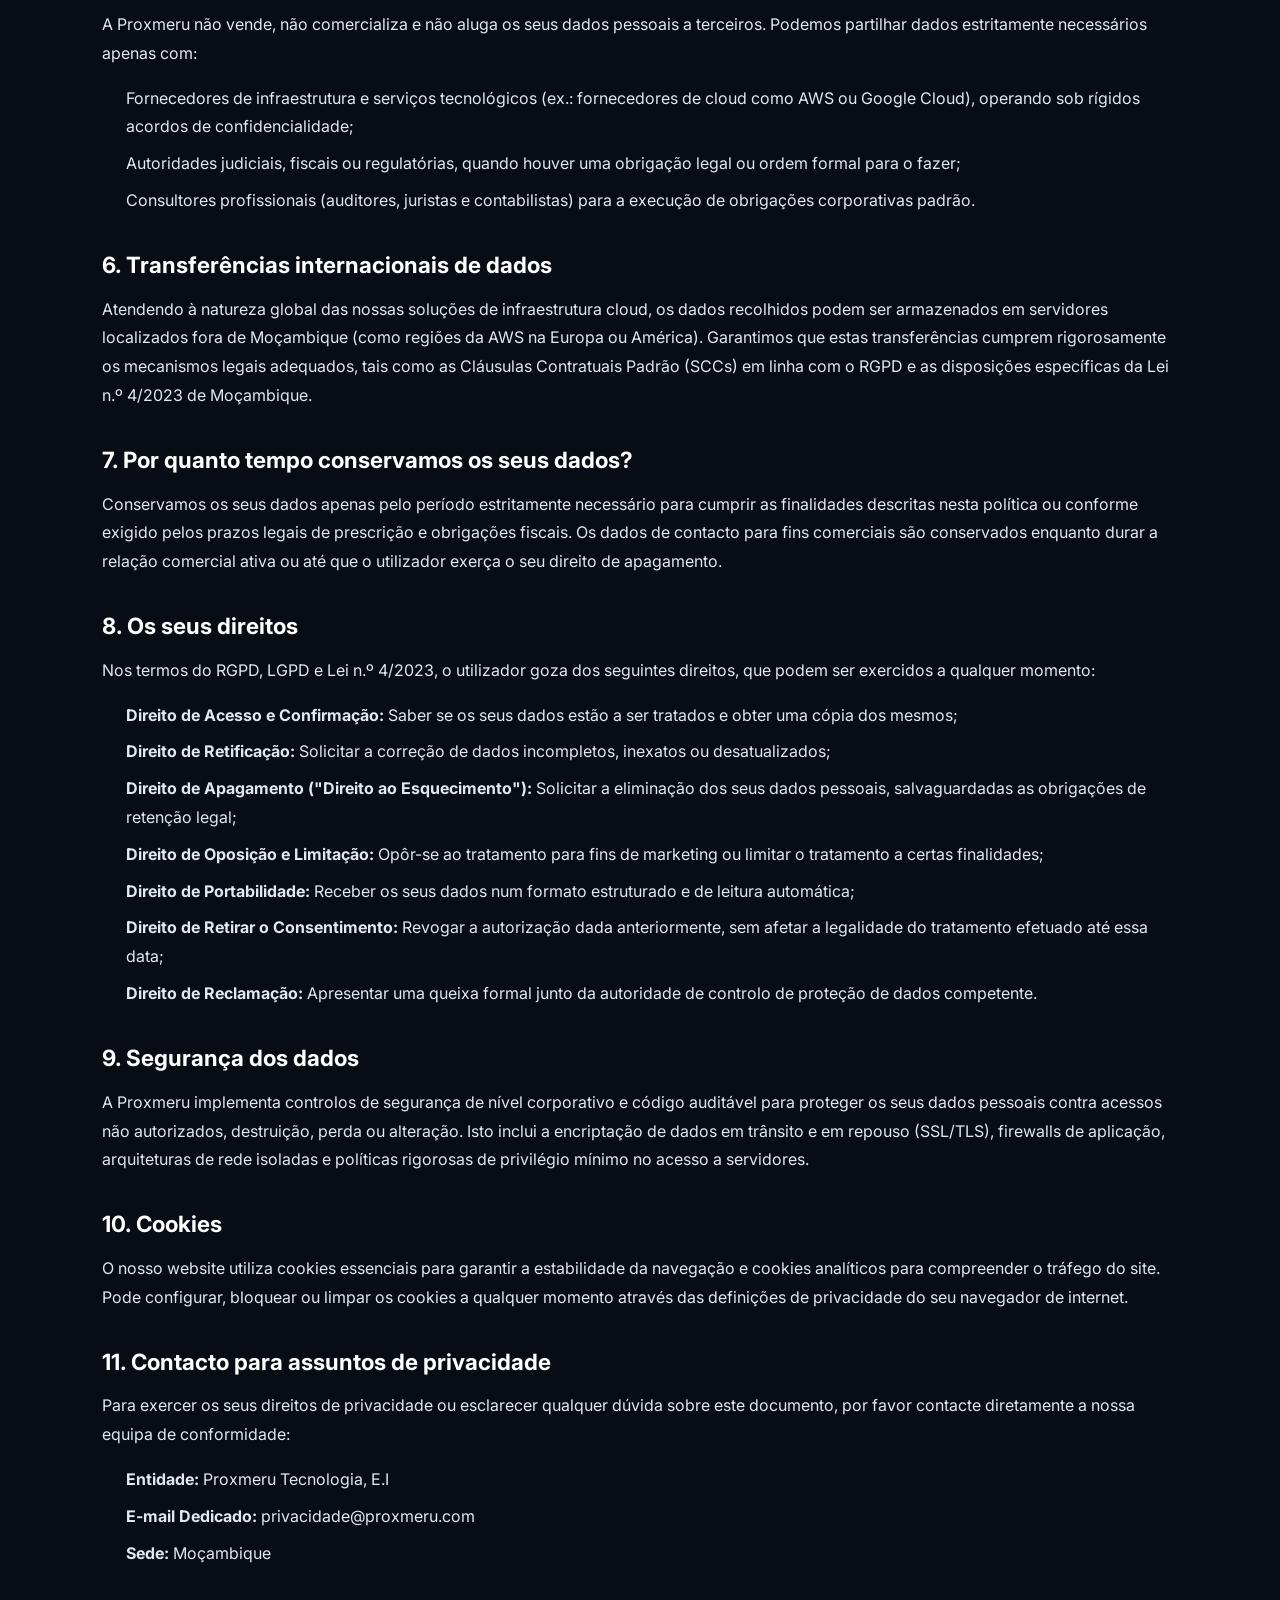
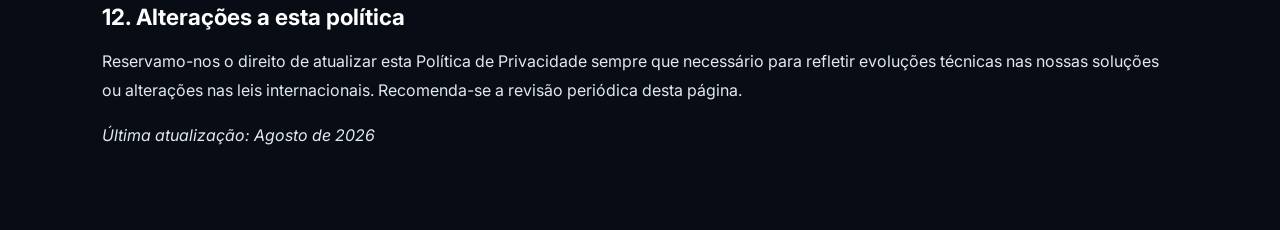
<file: privacidade.html>
<!DOCTYPE html>
<html lang="pt">
<head>
  <meta charset="UTF-8" />
  <meta name="viewport" content="width=device-width, initial-scale=1.0" />
  <title>Política de Privacidade — Proxmeru Tecnologia, E.I</title>
  <meta name="description" content="Política de Privacidade da Proxmeru Tecnologia, E.I — empresa moçambicana em conformidade com RGPD, LGPD e Lei n.º 4/2023." />
  <link rel="icon" type="image/png" href="assets/img/favicon.png" />
  <link rel="preconnect" href="https://fonts.googleapis.com" />
  <link rel="preconnect" href="https://fonts.gstatic.com" crossorigin />
  <link href="https://fonts.googleapis.com/css2?family=Inter:wght@300;400;500;600;700;800&display=swap" rel="stylesheet" />
  <link rel="stylesheet" href="assets/css/style.css" />
  <style>
    .legal-page { max-width: var(--max); margin: 0 auto; padding: 4rem 2rem; }
    .legal-page h1 { font-size: clamp(2rem, 4vw, 2.8rem); font-weight: 800; color: #fff; margin-top: 1.5rem; margin-bottom: 1rem; }
    .legal-page h2 { font-size: 1.4rem; font-weight: 700; color: #fff; margin-top: 2rem; margin-bottom: 0.75rem; }
    .legal-page p { font-size: 1rem; color: var(--text); line-height: 1.8; margin-bottom: 1rem; }
    .legal-page ul { margin-bottom: 1rem; padding-left: 1.5rem; }
    .legal-page li { color: var(--text); line-height: 1.8; margin-bottom: 0.5rem; }
    .legal-page .highlight { color: #fff; font-weight: 600; }
    .legal-page a { color: #fff; text-decoration: underline; }
    .legal-page a:hover { color: var(--blue); }
    .back-link { display: inline-block; margin-top: 3rem; color: var(--muted); text-decoration: underline; }
    .back-link:hover { color: #fff; }
    @media (max-width: 640px) { .legal-page { padding: 2rem 1rem; } }
  </style>
</head>
<body>
  <div id="top"></div>

  <!-- NAV -->
  <header id="top">
    <nav class="nav">
      <a href="index.html#top" class="nav-logo">
        <img src="assets/img/logo.png" alt="Proxmeru" />
      </a>
      <ul class="nav-links">
        <li><a href="index.html#top" data-i18n="nav.home">Início</a></li>
        <li><a href="index.html#solutions" data-i18n="nav.solutions">Soluções</a></li>
        <li><a href="index.html#insights" data-i18n="nav.insights">Insights</a></li>
        <li><a href="index.html#contact" data-i18n="nav.contact">Contacto</a></li>
      </ul>
      <div class="nav-right">
        <a href="index.html#contact" class="nav-cta" data-i18n="nav.cta">Falar com Especialista</a>
        <button id="lang-toggle" aria-label="Mudar idioma">PT</button>
        <button class="nav-burger" id="menu-toggle" aria-label="Menu">
          <span></span><span></span><span></span>
        </button>
      </div>
    </nav>
  </header>

  <!-- CONTEÚDO LEGAL -->
    <main class="legal-page">
    <h1 data-i18n="privacy.h1">Política de Privacidade</h1>

    <p data-i18n="privacy.intro">A <strong>Proxmeru Tecnologia, E.I</strong>, doravante designada simplesmente por <strong>"Proxmeru"</strong>, é uma empresa de direito moçambicano, com sede em Moçambique, comprometida com a proteção dos dados pessoais dos seus utilizadores, clientes, parceiros e visitantes do website.</p>

    <p data-i18n="privacy.conformity">A presente Política de Privacidade explica como recolhemos, utilizamos, armazenamos e protegemos os seus dados pessoais, em estrita conformidade com:</p>
    <ul>
      <li data-i18n="privacy.rgpd">O <strong>Regulamento Geral sobre a Proteção de Dados (RGPD)</strong> da União Europeia;</li>
      <li data-i18n="privacy.lgpd">A <strong>Lei Geral de Proteção de Dados (LGPD)</strong> do Brasil (Lei n.º 13.709/2018);</li>
      <li data-i18n="privacy.lei4">A <strong>Lei n.º 4/2023</strong> de Moçambique (Lei de Proteção de Dados Pessoais).</li>
    </ul>

    <h2 data-i18n="privacy.q1">1. Quem é o responsável pelo tratamento dos seus dados?</h2>
    <p data-i18n="privacy.a1">O responsável pelo tratamento dos seus dados pessoais é a <strong>Proxmeru Tecnologia, E.I</strong>, empresa moçambicana dedicada à engenharia de software, cloud, automação e transformação digital, contactável através do e-mail <strong>privacidade@proxmeru.com</strong>.</p>

    <h2 data-i18n="privacy.q2">2. Que dados recolhemos?</h2>
    <p data-i18n="privacy.a2_intro">Recolhemos os dados que nos fornece voluntariamente através dos nossos canais digitais, nomeadamente:</p>
    <ul>
      <li data-i18n="privacy.d1">Nome completo;</li>
      <li data-i18n="privacy.d2">Endereço de e-mail;</li>
      <li data-i18n="privacy.d3">Nome da empresa, organização ou setor de interesse;</li>
      <li data-i18n="privacy.d4">Número de telefone / contacto direto;</li>
      <li data-i18n="privacy.d5">Mensagens, requisitos técnicos e detalhes do projeto enviados através do formulário de contacto ou diagnóstico.</li>
    </ul>
    <p data-i18n="privacy.a2_extra">Também recolhemos dados de navegação e telemetria de forma automatizada através de cookies e identificadores técnicos (como endereço IP encriptado, tipo de navegador, páginas visitadas e tempo de permanência) para otimizar o desempenho do nosso website.</p>

    <h2 data-i18n="privacy.q3">3. Para que utilizamos os seus dados?</h2>
    <p data-i18n="privacy.a3_intro">Utilizamos os seus dados pessoais exclusivamente para as seguintes finalidades:</p>
    <ul>
      <li data-i18n="privacy.u1">Responder a pedidos de contacto, suporte técnico e propostas comerciais;</li>
      <li data-i18n="privacy.u2">Executar e gerir contratos de prestação de serviços de engenharia de software, cloud e hiperautomação;</li>
      <li data-i18n="privacy.u3">Enviar comunicações técnicas, insights de engenharia e newsletters informativas (apenas quando expressamente autorizado);</li>
      <li data-i18n="privacy.u4">Cumprir obrigações legais, fiscais e regulatórias;</li>
      <li data-i18n="privacy.u5">Monitorizar a segurança, prevenir fraudes e melhorar a infraestrutura do nosso website.</li>
    </ul>

    <h2 data-i18n="privacy.q4">4. Base legal do tratamento</h2>
    <p data-i18n="privacy.a4_intro">O tratamento dos seus dados pessoais baseia-se nos seguintes fundamentos jurídicos:</p>
    <ul>
      <li data-i18n="privacy.l1"><strong>Consentimento:</strong> Quando preenche por iniciativa própria o formulário de contacto ou subscreve a nossa newsletter;</li>
      <li data-i18n="privacy.l2"><strong>Execução de Contrato:</strong> Quando o tratamento é necessário para a elaboração de propostas ou cumprimento dos serviços contratados;</li>
      <li data-i18n="privacy.l3"><strong>Cumprimento de Obrigação Legal:</strong> Para responder às exigências fiscais e jurídicas das autoridades competentes;</li>
      <li data-i18n="privacy.l4"><strong>Interesse Legítimo:</strong> Para garantir a segurança cibernética da nossa rede, auditorias internas de código e melhoria contínua das nossas soluções.</li>
    </ul>

    <h2 data-i18n="privacy.q5">5. Partilha de dados</h2>
    <p data-i18n="privacy.a5_intro">A Proxmeru não vende, não comercializa e não aluga os seus dados pessoais a terceiros. Podemos partilhar dados estritamente necessários apenas com:</p>
    <ul>
      <li data-i18n="privacy.s1">Fornecedores de infraestrutura e serviços tecnológicos (ex.: fornecedores de cloud como AWS ou Google Cloud), operando sob rígidos acordos de confidencialidade;</li>
      <li data-i18n="privacy.s2">Autoridades judiciais, fiscais ou regulatórias, quando houver uma obrigação legal ou ordem formal para o fazer;</li>
      <li data-i18n="privacy.s3">Consultores profissionais (auditores, juristas e contabilistas) para a execução de obrigações corporativas padrão.</li>
    </ul>

    <h2 data-i18n="privacy.q6">6. Transferências internacionais de dados</h2>
    <p data-i18n="privacy.a6">Atendendo à natureza global das nossas soluções de infraestrutura cloud, os dados recolhidos podem ser armazenados em servidores localizados fora de Moçambique (como regiões da AWS na Europa ou América). Garantimos que estas transferências cumprem rigorosamente os mecanismos legais adequados, tais como as Cláusulas Contratuais Padrão (SCCs) em linha com o RGPD e as disposições específicas da Lei n.º 4/2023 de Moçambique.</p>

    <h2 data-i18n="privacy.q7">7. Por quanto tempo conservamos os seus dados?</h2>
    <p data-i18n="privacy.a7">Conservamos os seus dados apenas pelo período estritamente necessário para cumprir as finalidades descritas nesta política ou conforme exigido pelos prazos legais de prescrição e obrigações fiscais. Os dados de contacto para fins comerciais são conservados enquanto durar a relação comercial ativa ou até que o utilizador exerça o seu direito de apagamento.</p>

    <h2 data-i18n="privacy.q8">8. Os seus direitos</h2>
    <p data-i18n="privacy.a8_intro">Nos termos do RGPD, LGPD e Lei n.º 4/2023, o utilizador goza dos seguintes direitos, que podem ser exercidos a qualquer momento:</p>
    <ul>
      <li data-i18n="privacy.r1"><strong>Direito de Acesso e Confirmação:</strong> Saber se os seus dados estão a ser tratados e obter uma cópia dos mesmos;</li>
      <li data-i18n="privacy.r2"><strong>Direito de Retificação:</strong> Solicitar a correção de dados incompletos, inexatos ou desatualizados;</li>
      <li data-i18n="privacy.r3"><strong>Direito de Apagamento ("Direito ao Esquecimento"):</strong> Solicitar a eliminação dos seus dados pessoais, salvaguardadas as obrigações de retenção legal;</li>
      <li data-i18n="privacy.r4"><strong>Direito de Oposição e Limitação:</strong> Opôr-se ao tratamento para fins de marketing ou limitar o tratamento a certas finalidades;</li>
      <li data-i18n="privacy.r5"><strong>Direito de Portabilidade:</strong> Receber os seus dados num formato estruturado e de leitura automática;</li>
      <li data-i18n="privacy.r6"><strong>Direito de Retirar o Consentimento:</strong> Revogar a autorização dada anteriormente, sem afetar a legalidade do tratamento efetuado até essa data;</li>
      <li data-i18n="privacy.r7"><strong>Direito de Reclamação:</strong> Apresentar uma queixa formal junto da autoridade de controlo de proteção de dados competente.</li>
    </ul>

    <h2 data-i18n="privacy.q9">9. Segurança dos dados</h2>
    <p data-i18n="privacy.a9">A Proxmeru implementa controlos de segurança de nível corporativo e código auditável para proteger os seus dados pessoais contra acessos não autorizados, destruição, perda ou alteração. Isto inclui a encriptação de dados em trânsito e em repouso (SSL/TLS), firewalls de aplicação, arquiteturas de rede isoladas e políticas rigorosas de privilégio mínimo no acesso a servidores.</p>

    <h2 data-i18n="privacy.q10">10. Cookies</h2>
    <p data-i18n="privacy.a10">O nosso website utiliza cookies essenciais para garantir a estabilidade da navegação e cookies analíticos para compreender o tráfego do site. Pode configurar, bloquear ou limpar os cookies a qualquer momento através das definições de privacidade do seu navegador de internet.</p>

    <h2 data-i18n="privacy.q11">11. Contacto para assuntos de privacidade</h2>
    <p data-i18n="privacy.a11_intro">Para exercer os seus direitos de privacidade ou esclarecer qualquer dúvida sobre este documento, por favor contacte diretamente a nossa equipa de conformidade:</p>
    <ul>
      <li data-i18n="privacy.c1"><strong>Entidade:</strong> Proxmeru Tecnologia, E.I</li>
      <li data-i18n="privacy.c2"><strong>E-mail Dedicado:</strong> privacidade@proxmeru.com</li>
      <li data-i18n="privacy.c3"><strong>Sede:</strong> Moçambique</li>
    </ul>

    <h2 data-i18n="privacy.q12">12. Alterações a esta política</h2>
    <p data-i18n="privacy.a12">Reservamo-nos o direito de atualizar esta Política de Privacidade sempre que necessário para refletir evoluções técnicas nas nossas soluções ou alterações nas leis internacionais. Recomenda-se a revisão periódica desta página.</p>

    <p data-i18n="privacy.updated"><em>Última atualização: Agosto de 2026</em></p>
  </main>

  <script src="assets/js/i18n.js"></script>
  <script src="assets/js/main.js"></script>
</body>
</html>
</file>
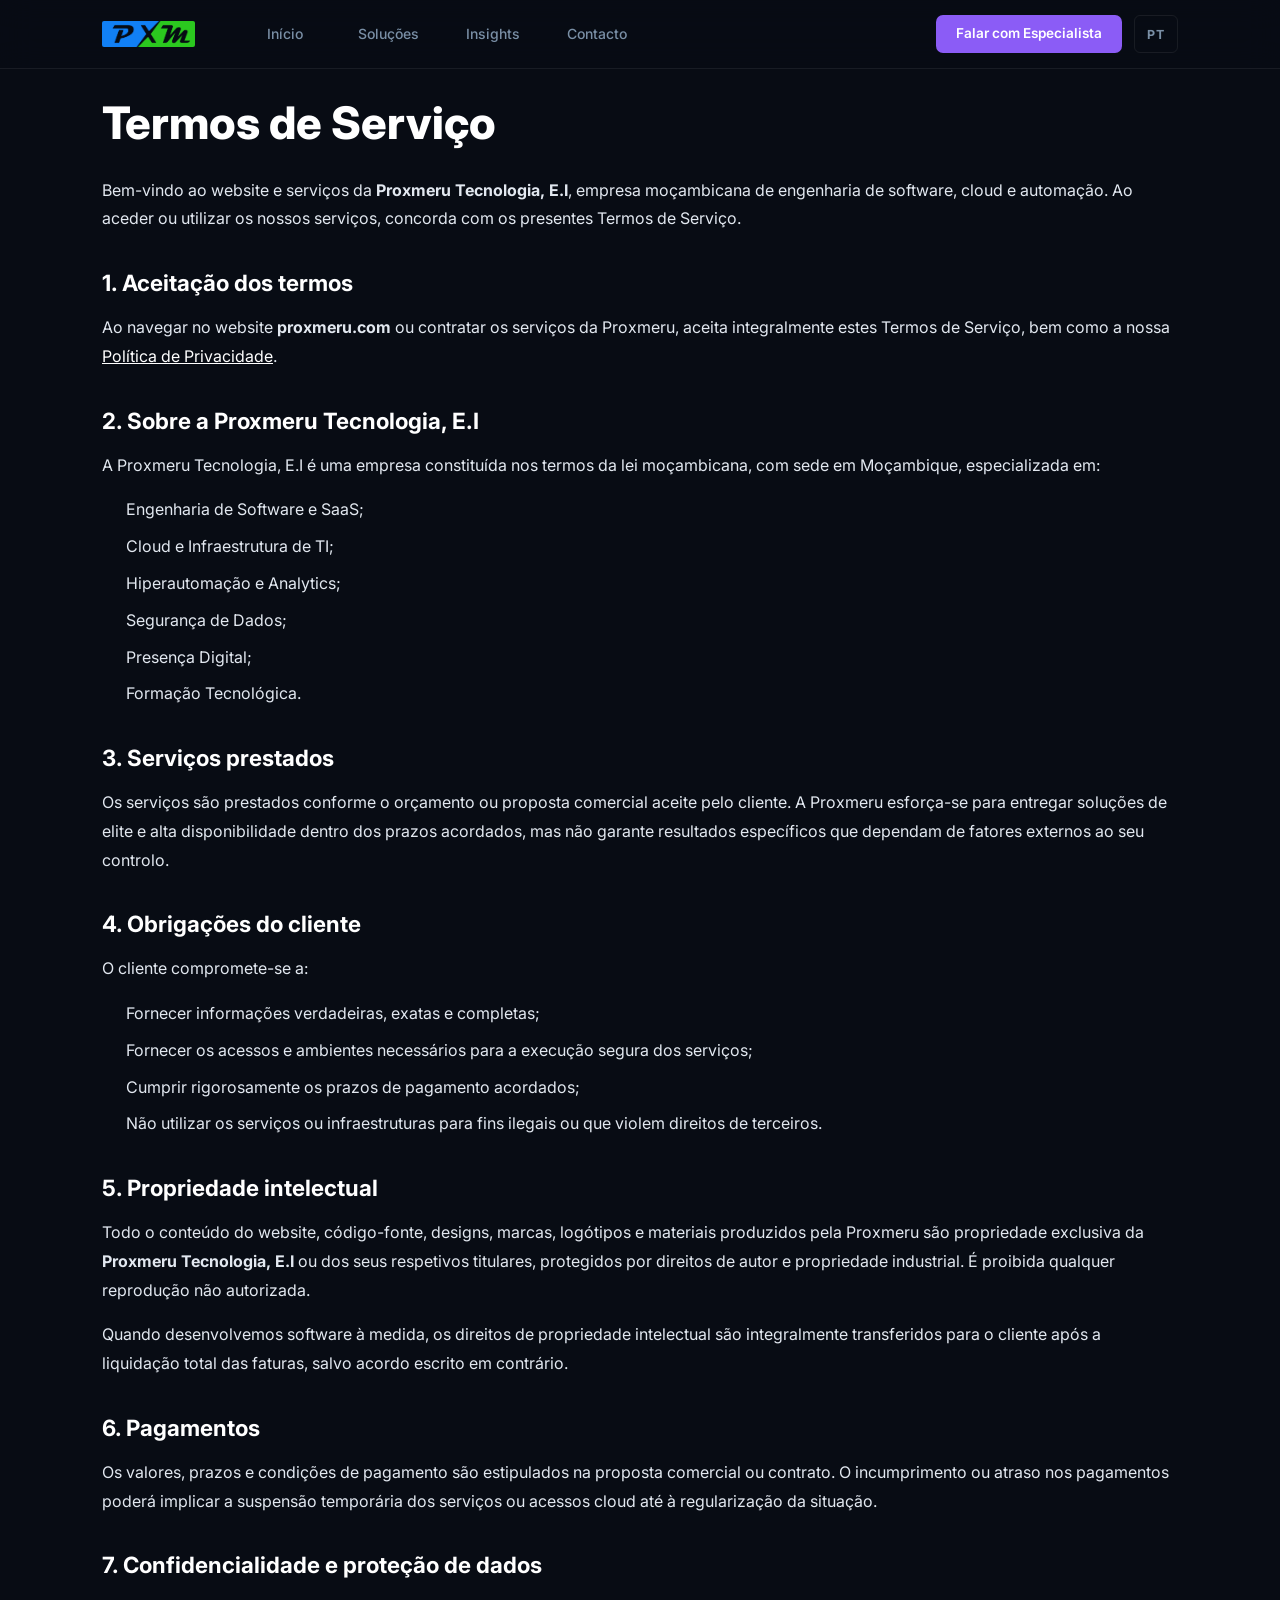
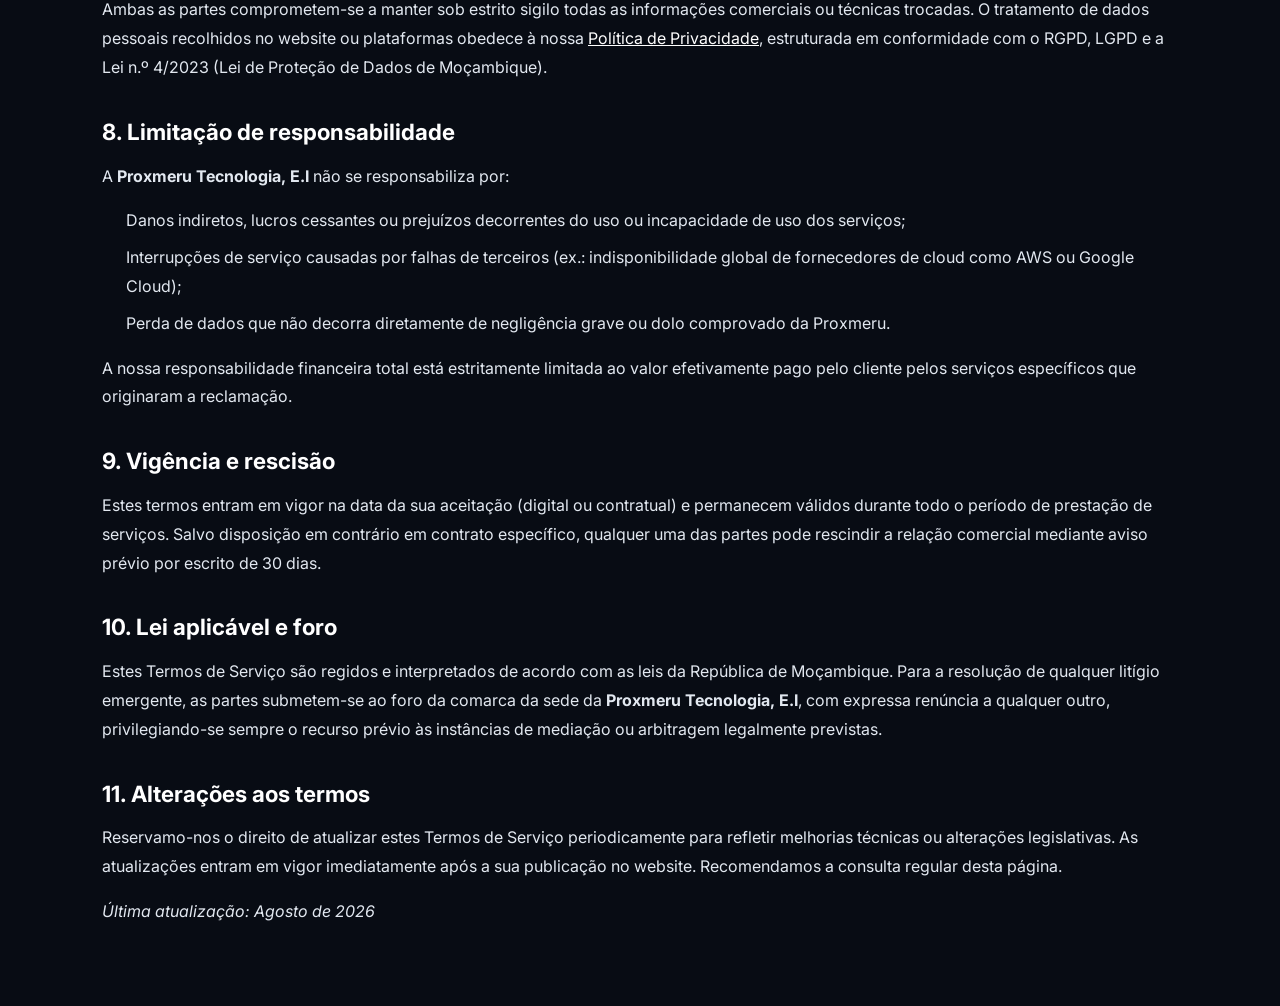
<file: termos.html>
<!DOCTYPE html>
<html lang="pt">
<head>
  <meta charset="UTF-8" />
  <meta name="viewport" content="width=device-width, initial-scale=1.0" />
  <title>Termos de Serviço — Proxmeru Tecnologia, E.I</title>
  <meta name="description" content="Termos de Serviço da Proxmeru Tecnologia, E.I — empresa moçambicana de engenharia de software e cloud." />
  <link rel="icon" type="image/png" href="assets/img/favicon.png" />
  <link rel="preconnect" href="https://fonts.googleapis.com" />
  <link rel="preconnect" href="https://fonts.gstatic.com" crossorigin />
  <link href="https://fonts.googleapis.com/css2?family=Inter:wght@300;400;500;600;700;800&display=swap" rel="stylesheet" />
  <link rel="stylesheet" href="assets/css/style.css" />
  <style>
    .legal-page { max-width: var(--max); margin: 0 auto; padding: 4rem 2rem; }
    .legal-page h1 { font-size: clamp(2rem, 4vw, 2.8rem); font-weight: 800; color: #fff; margin-top: 1.5rem; margin-bottom: 1rem; }
    .legal-page h2 { font-size: 1.4rem; font-weight: 700; color: #fff; margin-top: 2rem; margin-bottom: 0.75rem; }
    .legal-page p { font-size: 1rem; color: var(--text); line-height: 1.8; margin-bottom: 1rem; }
    .legal-page ul { margin-bottom: 1rem; padding-left: 1.5rem; }
    .legal-page li { color: var(--text); line-height: 1.8; margin-bottom: 0.5rem; }
    .legal-page .highlight { color: #fff; font-weight: 600; }
    .legal-page a { color: #fff; text-decoration: underline; }
    .legal-page a:hover { color: var(--blue); }
    .back-link { display: inline-block; margin-top: 3rem; color: var(--muted); text-decoration: underline; }
    .back-link:hover { color: #fff; }
    @media (max-width: 640px) { .legal-page { padding: 2rem 1rem; } }
  </style>
</head>
<body>
  <div id="top"></div>

  <!-- NAV -->
  <header id="top">
    <nav class="nav">
      <a href="index.html#top" class="nav-logo">
        <img src="assets/img/logo.png" alt="Proxmeru" />
      </a>
      <ul class="nav-links">
        <li><a href="index.html#top" data-i18n="nav.home">Início</a></li>
        <li><a href="index.html#solutions" data-i18n="nav.solutions">Soluções</a></li>
        <li><a href="index.html#insights" data-i18n="nav.insights">Insights</a></li>
        <li><a href="index.html#contact" data-i18n="nav.contact">Contacto</a></li>
      </ul>
      <div class="nav-right">
        <a href="index.html#contact" class="nav-cta" data-i18n="nav.cta">Falar com Especialista</a>
        <button id="lang-toggle" aria-label="Mudar idioma">PT</button>
        <button class="nav-burger" id="menu-toggle" aria-label="Menu">
          <span></span><span></span><span></span>
        </button>
      </div>
    </nav>
  </header>

  <!-- CONTEÚDO LEGAL -->
    <main class="legal-page">
    <h1 data-i18n="terms.h1">Termos de Serviço</h1>

    <p data-i18n="terms.intro">Bem-vindo ao website e serviços da <strong>Proxmeru Tecnologia, E.I</strong>, empresa moçambicana de engenharia de software, cloud e automação. Ao aceder ou utilizar os nossos serviços, concorda com os presentes Termos de Serviço.</p>

    <h2 data-i18n="terms.q1">1. Aceitação dos termos</h2>
    <p data-i18n="terms.a1">Ao navegar no website <strong>proxmeru.com</strong> ou contratar os serviços da Proxmeru, aceita integralmente estes Termos de Serviço, bem como a nossa <a href="privacidade.html" target="_blank" rel="noopener noreferrer">Política de Privacidade</a>.</p>

    <h2 data-i18n="terms.q2">2. Sobre a Proxmeru Tecnologia, E.I</h2>
    <p data-i18n="terms.a2_intro">A Proxmeru Tecnologia, E.I é uma empresa constituída nos termos da lei moçambicana, com sede em Moçambique, especializada em:</p>
    <ul>
      <li data-i18n="terms.s1">Engenharia de Software e SaaS;</li>
      <li data-i18n="terms.s2">Cloud e Infraestrutura de TI;</li>
      <li data-i18n="terms.s3">Hiperautomação e Analytics;</li>
      <li data-i18n="terms.s4">Segurança de Dados;</li>
      <li data-i18n="terms.s5">Presença Digital;</li>
      <li data-i18n="terms.s6">Formação Tecnológica.</li>
    </ul>

    <h2 data-i18n="terms.q3">3. Serviços prestados</h2>
    <p data-i18n="terms.a3">Os serviços são prestados conforme o orçamento ou proposta comercial aceite pelo cliente. A Proxmeru esforça-se para entregar soluções de elite e alta disponibilidade dentro dos prazos acordados, mas não garante resultados específicos que dependam de fatores externos ao seu controlo.</p>

    <h2 data-i18n="terms.q4">4. Obrigações do cliente</h2>
    <p data-i18n="terms.a4_intro">O cliente compromete-se a:</p>
    <ul>
      <li data-i18n="terms.o1">Fornecer informações verdadeiras, exatas e completas;</li>
      <li data-i18n="terms.o2">Fornecer os acessos e ambientes necessários para a execução segura dos serviços;</li>
      <li data-i18n="terms.o3">Cumprir rigorosamente os prazos de pagamento acordados;</li>
      <li data-i18n="terms.o4">Não utilizar os serviços ou infraestruturas para fins ilegais ou que violem direitos de terceiros.</li>
    </ul>

    <h2 data-i18n="terms.q5">5. Propriedade intelectual</h2>
    <p data-i18n="terms.a5">Todo o conteúdo do website, código-fonte, designs, marcas, logótipos e materiais produzidos pela Proxmeru são propriedade exclusiva da <strong>Proxmeru Tecnologia, E.I</strong> ou dos seus respetivos titulares, protegidos por direitos de autor e propriedade industrial. É proibida qualquer reprodução não autorizada.</p>
    <p data-i18n="terms.a5_extra">Quando desenvolvemos software à medida, os direitos de propriedade intelectual são integralmente transferidos para o cliente após a liquidação total das faturas, salvo acordo escrito em contrário.</p>

    <h2 data-i18n="terms.q6">6. Pagamentos</h2>
    <p data-i18n="terms.a6">Os valores, prazos e condições de pagamento são estipulados na proposta comercial ou contrato. O incumprimento ou atraso nos pagamentos poderá implicar a suspensão temporária dos serviços ou acessos cloud até à regularização da situação.</p>

    <h2 data-i18n="terms.q7">7. Confidencialidade e proteção de dados</h2>
    <p data-i18n="terms.a7">Ambas as partes comprometem-se a manter sob estrito sigilo todas as informações comerciais ou técnicas trocadas. O tratamento de dados pessoais recolhidos no website ou plataformas obedece à nossa <a href="privacidade.html" target="_blank" rel="noopener noreferrer">Política de Privacidade</a>, estruturada em conformidade com o RGPD, LGPD e a Lei n.º 4/2023 (Lei de Proteção de Dados de Moçambique).</p>

    <h2 data-i18n="terms.q8">8. Limitação de responsabilidade</h2>
    <p data-i18n="terms.a8_intro">A <strong>Proxmeru Tecnologia, E.I</strong> não se responsabiliza por:</p>
    <ul>
      <li data-i18n="terms.r1">Danos indiretos, lucros cessantes ou prejuízos decorrentes do uso ou incapacidade de uso dos serviços;</li>
      <li data-i18n="terms.r2">Interrupções de serviço causadas por falhas de terceiros (ex.: indisponibilidade global de fornecedores de cloud como AWS ou Google Cloud);</li>
      <li data-i18n="terms.r3">Perda de dados que não decorra diretamente de negligência grave ou dolo comprovado da Proxmeru.</li>
    </ul>
    <p data-i18n="terms.a8_extra">A nossa responsabilidade financeira total está estritamente limitada ao valor efetivamente pago pelo cliente pelos serviços específicos que originaram a reclamação.</p>

    <h2 data-i18n="terms.q9">9. Vigência e rescisão</h2>
    <p data-i18n="terms.a9">Estes termos entram em vigor na data da sua aceitação (digital ou contratual) e permanecem válidos durante todo o período de prestação de serviços. Salvo disposição em contrário em contrato específico, qualquer uma das partes pode rescindir a relação comercial mediante aviso prévio por escrito de 30 dias.</p>

    <h2 data-i18n="terms.q10">10. Lei aplicável e foro</h2>
    <p data-i18n="terms.a10">Estes Termos de Serviço são regidos e interpretados de acordo com as leis da República de Moçambique. Para a resolução de qualquer litígio emergente, as partes submetem-se ao foro da comarca da sede da <strong>Proxmeru Tecnologia, E.I</strong>, com expressa renúncia a qualquer outro, privilegiando-se sempre o recurso prévio às instâncias de mediação ou arbitragem legalmente previstas.</p>

    <h2 data-i18n="terms.q11">11. Alterações aos termos</h2>
    <p data-i18n="terms.a11">Reservamo-nos o direito de atualizar estes Termos de Serviço periodicamente para refletir melhorias técnicas ou alterações legislativas. As atualizações entram em vigor imediatamente após a sua publicação no website. Recomendamos a consulta regular desta página.</p>

    <p data-i18n="terms.updated"><em>Última atualização: Agosto de 2026</em></p>
  </main>

  <script src="assets/js/i18n.js"></script>
  <script src="assets/js/main.js"></script>
</body>
</html>
</file>
<file: assets/css/style.css>
/* ============================================================
   PROXMERU — Global Enterprise Stylesheet
   ============================================================ */

/* RESET */
*, *::before, *::after { box-sizing: border-box; margin: 0; padding: 0; }
img { display: block; max-width: 100%; }
a { text-decoration: none; }
ul { list-style: none; }
button { cursor: pointer; font-family: inherit; }

/* VARIABLES */
:root {
  --blue:       #0057ff;
  --blue-dark:  #0041cc;
  --green:      #00c27a;
  --dark:       #080c14;
  --dark-2:     #0f1623;
  --dark-3:     #1a2235;
  --text:       #e2e8f0;
  --muted:      #7a8fa6;
  --border:     rgba(255,255,255,0.07);
  --font:       'Inter', system-ui, sans-serif;
  --max:        1140px;
  --radius:     12px;
}

html { scroll-behavior: smooth; font-size: 16px; }

body {
  font-family: var(--font);
  background: var(--dark);
  color: var(--text);
  line-height: 1.6;
  -webkit-font-smoothing: antialiased;
}

.container {
  max-width: var(--max);
  margin: 0 auto;
  padding: 0 2rem;
}

/* SECTION LABELS & HEADINGS */
.section-label {
  display: inline-block;
  font-size: 0.72rem;
  font-weight: 700;
  letter-spacing: 0.14em;
  text-transform: uppercase;
  color: var(--blue);
  background: rgba(0,87,255,0.1);
  border: 1px solid rgba(0,87,255,0.2);
  padding: 0.3rem 0.85rem;
  border-radius: 100px;
  margin-bottom: 1.25rem;
}

.section-heading {
  display: grid;
  grid-template-columns: 1fr 1fr;
  gap: 2rem;
  align-items: end;
  margin-bottom: 4rem;
}

.section-heading h2 {
  font-size: clamp(1.9rem, 3.5vw, 2.8rem);
  font-weight: 800;
  line-height: 1.15;
  letter-spacing: -0.03em;
  color: #fff;
}

.section-heading p {
  font-size: 1rem;
  color: var(--muted);
  line-height: 1.75;
  max-width: 420px;
}

@media (max-width: 768px) {
  .section-heading { grid-template-columns: 1fr; gap: 1rem; }
}

/* NAV */
header {
  position: fixed;
  top: 0; left: 0; right: 0;
  z-index: 200;
  border-bottom: 1px solid var(--border);
  background: rgba(8,12,20,0.85);
  backdrop-filter: blur(16px);
  -webkit-backdrop-filter: blur(16px);
}

.nav {
  max-width: var(--max);
  margin: 0 auto;
  padding: 0 2rem;
  height: 68px;
  display: flex;
  align-items: center;
  gap: 2.5rem;
}

.nav-logo img { height: 26px; width: auto; border-radius: 2px; }

.nav-links {
  display: flex;
  gap: 0.25rem;
  margin-right: auto;
}

.nav-links a {
  font-size: 0.875rem;
  font-weight: 500;
  color: var(--muted);
  padding: 0.4rem 0;
  border-radius: 6px;
  transition: color 0.2s, background 0.2s;
  display: inline-block;
  width: 100px;
  text-align: center;
}

.nav-links a:hover { color: #fff; background: rgba(255,255,255,0.06); }

.nav-right {
  display: flex;
  align-items: center;
  gap: 0.75rem;
}

/* LANG FADE */
@keyframes langFade {
  0%   { opacity: 0; }
  100% { opacity: 1; }
}
.lang-switching [data-i18n],
.lang-switching .ticker-track,
.lang-switching .ticker-track span,
.lang-switching .lang-fade {
  animation: langFade 0.4s ease;
}

#lang-toggle {
  background: transparent;
  border: 1px solid var(--border);
  color: var(--muted);
  font-size: 0.78rem;
  font-weight: 700;
  letter-spacing: 0.08em;
  border-radius: 6px;
  transition: border-color 0.2s, color 0.2s, background 0.2s;
  width: 44px;
  height: 38px;
  display: flex;
  align-items: center;
  justify-content: center;
}
#lang-toggle:hover { border-color: rgba(255,255,255,0.2); color: #fff; background: rgba(255,255,255,0.06); }

#theme-toggle {
  background: transparent;
  border: 1px solid var(--border);
  color: var(--muted);
  width: 34px;
  height: 34px;
  border-radius: 6px;
  display: flex;
  align-items: center;
  justify-content: center;
  transition: border-color 0.2s, color 0.2s;
}
#theme-toggle:hover { border-color: rgba(255,255,255,0.2); color: #fff; background: rgba(255,255,255,0.06); }

/* LIGHT THEME */
body.light {
  --dark:    #ffffff;
  --dark-2:  #f4f6fa;
  --dark-3:  #e8ecf2;
  --text:    #0f1623;
  --muted:   #4a5568;
  --border:  rgba(0,0,0,0.08);
}
body.light header { background: rgba(255,255,255,0.92); }
body.light .nav-links a:hover { background: rgba(0,0,0,0.04); }
body.light #hero::before { background: radial-gradient(ellipse at center, rgba(0,87,255,0.07) 0%, transparent 70%); }
body.light .hero-tag { border-color: rgba(0,0,0,0.1); }
body.light .ticker { background: rgba(0,0,0,0.02); }
body.light .sol-card { background: var(--dark); }
body.light .sol-card:hover { background: var(--dark-2); }
body.light .testi-card,
body.light .stack-card,
body.light .insight-card { background: var(--dark-2); }
body.light .clients-bar { background: var(--dark-2); }
body.light .cta-banner { background: linear-gradient(135deg, var(--dark-2) 0%, rgba(0,87,255,0.05) 100%); }
body.light .contact-form input,
body.light .contact-form select,
body.light .contact-form textarea { background: var(--dark-2); color: var(--text); }
body.light .footer-newsletter input { background: var(--dark-2); color: var(--text); }
body.light .social-icon { background: rgba(0,0,0,0.04); }

.nav-cta {
  font-size: 0.85rem;
  font-weight: 600;
  color: #fff;
  background: #8b5cf6;
  padding: 0.5rem 1.25rem;
  border-radius: 7px;
  transition: background 0.2s;
  display: inline-block;
  text-align: center;
  white-space: nowrap;
}
.nav-cta:hover { background: #7442eb ; }

.nav-burger {
  display: none;
  flex-direction: column;
  gap: 5px;
  background: none;
  border: none;
  padding: 4px;
}
.nav-burger span {
  display: block;
  width: 22px;
  height: 2px;
  background: var(--muted);
  border-radius: 2px;
}

@media (max-width: 860px) {
  .nav-links { display: none; }
  .nav-cta { display: none; }
  .nav-burger { display: flex; }
  .nav-links.open {
    display: flex;
    flex-direction: column;
    position: fixed;
    top: 68px; left: 0; right: 0;
    background: var(--dark-2);
    padding: 1.5rem 2rem 2rem;
    border-bottom: 1px solid var(--border);
    gap: 0.25rem;
    align-items: flex-start;
  }
  .nav-links.open a {
    width: 100%;
    text-align: left;
    padding: 0.5rem 0;
    border-radius: 6px;
    background: transparent;
}
}

/* BUTTONS */
.btn-primary {
  display: inline-block;
  background: var(--blue);
  color: #fff;
  font-size: 0.9rem;
  font-weight: 600;
  padding: 0.85rem 2rem;
  border-radius: 8px;
  border: none;
  transition: background 0.2s, transform 0.15s;
}
.btn-primary:hover { background: var(--blue-dark); transform: translateY(-1px); }

.btn-ghost {
  display: inline-block;
  background: transparent;
  color: var(--muted);
  font-size: 0.9rem;
  font-weight: 500;
  padding: 0.85rem 1.5rem;
  border-radius: 8px;
  border: 1px solid var(--border);
  transition: color 0.2s, border-color 0.2s;
}
.btn-ghost:hover { color: #fff; border-color: rgba(255,255,255,0.2); }

.btn-ghost-light {
  display: inline-block;
  background: transparent;
  color: rgba(255,255,255,0.7);
  font-size: 0.9rem;
  font-weight: 500;
  padding: 0.85rem 1.5rem;
  border-radius: 8px;
  border: 1px solid rgba(255,255,255,0.15);
  transition: color 0.2s, border-color 0.2s;
}
.btn-ghost-light:hover { color: #fff; border-color: rgba(255,255,255,0.4); }

.hero-ctas .btn-primary { width: 260px; text-align: center; white-space: nowrap; }
.hero-ctas .btn-ghost   { width: 180px; text-align: center; white-space: nowrap; }

/* HERO */
#hero {
  padding: 140px 2rem 0;
  max-width: var(--max);
  margin: 0 auto;
  position: relative;
  overflow: hidden;
}

#hero::before {
  content: '';
  position: absolute;
  top: -200px; left: 0;
  width: 600px; height: 600px;
  background: radial-gradient(ellipse at center, rgba(0,87,255,0.1) 0%, transparent 70%);
  pointer-events: none;
}

.hero-inner {
  position: relative;
  display: grid;
  grid-template-columns: 1fr 1fr;
  gap: 4rem;
  align-items: start;
}

.hero-left { display: flex; flex-direction: column; gap: 0; }

.hero-tag {
  display: inline-flex;
  align-items: center;
  gap: 0.6rem;
  font-size: 0.78rem;
  font-weight: 600;
  letter-spacing: 0.06em;
  color: var(--muted);
  border: 1px solid var(--border);
  padding: 0.4rem 1rem;
  border-radius: 100px;
  margin-bottom: 1.75rem;
}

.tag-dot {
  width: 6px; height: 6px;
  border-radius: 50%;
  background: var(--green);
  box-shadow: 0 0 8px var(--green);
  flex-shrink: 0;
}

#hero h1 {
  font-size: clamp(2.2rem, 4vw, 3.6rem);
  font-weight: 800;
  line-height: 1.1;
  letter-spacing: -0.04em;
  color: #fff;
  margin-bottom: 1.25rem;
}

#hero h1 span:last-child,
.gradient-text {
  background: linear-gradient(135deg, var(--blue) 0%, var(--green) 100%);
  -webkit-background-clip: text;
  -webkit-text-fill-color: transparent;
  background-clip: text;
}

.hero-left > p {
  font-size: 1.1rem;
  color: var(--muted);
  max-width: 480px;
  margin: 0 0 2rem;
  line-height: 1.8;
}

.hero-ctas {
  display: flex;
  gap: 1rem;
  flex-wrap: wrap;
  margin-bottom: 3rem;
}

.hero-stats {
  display: flex;
  align-items: center;
  justify-content: center;
  gap: 0;
  border: 1px solid var(--border);
  border-radius: var(--radius);
  background: rgba(255,255,255,0.02);
  overflow: hidden;
  width: 100%;
  margin: 0 auto;
}

.stat {
  flex: 1;
  padding: 1.5rem 1rem;
  text-align: center;
}

.stat strong {
  display: block;
  font-size: 1.9rem;
  font-weight: 800;
  color: #fff;
  letter-spacing: -0.03em;
  line-height: 1;
  margin-bottom: 0.4rem;
}

.stat strong span { color: var(--green); }

.stat p {
  font-size: 0.72rem;
  color: var(--muted);
  text-transform: uppercase;
  letter-spacing: 0.07em;
  font-weight: 500;
}

.stat-divider {
  width: 1px;
  height: 48px;
  background: var(--border);
  flex-shrink: 0;
}

#hero-stats {
  padding: 4rem 0 0;
}

@media (max-width: 600px) {
  .hero-stats { flex-direction: column; }
  .stat-divider { width: 80%; height: 1px; }
}

/* TICKER */

.ticker {
  position: relative;
  padding-top: 1.5rem;
  overflow: hidden;
}

.ticker::before,
.ticker::after {
  content: "";
  position: absolute;
  top: 1.5rem;
  bottom: 0;
  width: 80px;
  z-index: 2;
  pointer-events: none;
}

.ticker::before {
  left: 0;
  background: linear-gradient(90deg, var(--dark) 0%, rgba(8, 12, 20, 0) 100%);
}

.ticker::after {
  right: 0;
  background: linear-gradient(270deg, var(--dark) 0%, rgba(8, 12, 20, 0) 100%);
}

.ticker-track {
  display: flex;
  gap: 2.5rem;
  width: max-content;
  animation: ticker 24s linear infinite;
  align-items: center;
}

.ticker-track span {
  font-size: 0.8rem;
  font-weight: 600;
  color: var(--muted);
  letter-spacing: 0.05em;
  white-space: nowrap;
}

.ticker-track span[aria-hidden] {
  color: var(--blue);
  font-size: 0.6rem;
}

@keyframes ticker {
  from { transform: translateX(0); }
  to   { transform: translateX(-50%); }
}

/* SOLUTIONS */
#solutions {
  padding: 4rem 0;
  border-bottom: 1px solid var(--border);
}

#solutions > .container {
  text-align: center;
}

#solutions .section-heading {
  grid-template-columns: 1fr;
  justify-items: center;
  text-align: center;
  margin-bottom: 3rem;
}

#solutions .section-heading p {
  max-width: 720px;
}

.solutions-grid {
  display: grid;
  grid-template-columns: repeat(3, 1fr);
  gap: 1px;
  background: var(--border);
  border: 1px solid var(--border);
  border-radius: var(--radius);
  overflow: hidden;
  text-align: left;
}

.sol-card {
  background: var(--dark);
  padding: 2.25rem 2rem;
  transition: background 0.2s;
  display: flex;
  flex-direction: column;
  gap: 0.75rem;
}

.sol-card:hover { background: var(--dark-2); }

.sol-num {
  font-size: 0.72rem;
  font-weight: 700;
  letter-spacing: 0.1em;
  color: var(--blue);
  margin-bottom: 0.25rem;
}

.sol-card h3 {
  font-size: 1rem;
  font-weight: 700;
  color: #fff;
  line-height: 1.3;
}

.sol-card p {
  font-size: 0.875rem;
  color: var(--muted);
  line-height: 1.7;
  flex: 1;
}

.sol-link {
  font-size: 0.82rem;
  font-weight: 600;
  color: var(--muted);
  display: inline-flex;
  align-items: center;
  gap: 0.3rem;
  margin-top: 0.5rem;
  transition: color 0.2s;
}
.sol-link span { transition: transform 0.2s; }
.sol-card:hover .sol-link { color: var(--blue); }
.sol-card:hover .sol-link span { transform: translateX(3px); }

@media (max-width: 900px) { .solutions-grid { grid-template-columns: repeat(2,1fr); } }
@media (max-width: 560px) { .solutions-grid { grid-template-columns: 1fr; } }

/* CLIENTS BAR */
.clients-bar {
  padding: 4rem 0;
  border-bottom: 1px solid var(--border);
  overflow: hidden;
}

.clients-label {
  text-align: center;
  font-size: 0.72rem;
  font-weight: 700;
  letter-spacing: 0.12em;
  text-transform: uppercase;
  color: var(--muted);
  margin-bottom: 1.75rem;
  opacity: 0.6;
}

.clients-ticker-wrap {
  position: relative;
  overflow: hidden;
}

.clients-ticker-wrap::before,
.clients-ticker-wrap::after {
  content: "";
  position: absolute;
  top: 0;
  bottom: 0;
  width: 80px;
  z-index: 2;
  pointer-events: none;
}

.clients-ticker-wrap::before {
  left: 0;
  background: linear-gradient(90deg, var(--dark) 0%, rgba(8, 12, 20, 0) 100%);
}

.clients-ticker-wrap::after {
  right: 0;
  background: linear-gradient(270deg, var(--dark) 0%, rgba(8, 12, 20, 0) 100%);
}

.clients-ticker {
  display: flex;
  gap: 1.5rem;
  width: max-content;
  animation: ticker 32s linear infinite;
}

.clients-ticker span {
  display: flex;
  flex: 0 0 260px;
  height: 64px;
  align-items: center;
  justify-content: center;
  padding: 0 1rem;
  background: var(--dark-2);
  border: 1px solid var(--border);
  border-radius: 6px;
  font-size: 0.875rem;
  font-weight: 600;
  color: var(--muted);
  text-align: center;
  opacity: 0.5;
  transition: opacity 0.2s;
}
.clients-ticker span:hover { opacity: 1; }

/* TESTIMONIALS */
#testimonials {
  padding: 4rem 0;
  border-bottom: 1px solid var(--border);
}

#testimonials > .container,
#stack > .container,
#insights > .container {
  text-align: center;
}

#testimonials .section-heading,
#stack .section-heading,
#insights .section-heading {
  grid-template-columns: 1fr;
  justify-items: center;
  text-align: center;
  margin-bottom: 3rem;
}

#testimonials .section-heading p,
#stack .section-heading p,
#insights .section-heading p {
  max-width: 720px;
}

.testi-grid {
  display: grid;
  grid-template-columns: repeat(3, 1fr);
  gap: 1.5rem;
  text-align: left;
}

.testi-card {
  background: var(--dark-2);
  border: 1px solid var(--border);
  border-radius: var(--radius);
  padding: 2rem;
  display: flex;
  flex-direction: column;
  gap: 1.25rem;
  transition: border-color 0.2s;
}
.testi-card:hover { border-color: rgba(0,87,255,0.3); }

.testi-stars { color: #f59e0b; font-size: 0.85rem; letter-spacing: 3px; }

.testi-card blockquote {
  font-size: 0.9rem;
  color: var(--muted);
  line-height: 1.75;
  flex: 1;
  font-style: normal;
}

.testi-author {
  display: flex;
  align-items: center;
  gap: 0.85rem;
  padding-top: 1rem;
  border-top: 1px solid var(--border);
}

.testi-avatar {
  width: 38px; height: 38px;
  border-radius: 50%;
  background: rgba(0,87,255,0.15);
  border: 1px solid rgba(0,87,255,0.25);
  color: var(--blue);
  font-size: 0.7rem;
  font-weight: 700;
  display: flex;
  align-items: center;
  justify-content: center;
  flex-shrink: 0;
}

.testi-author strong {
  display: block;
  font-size: 0.85rem;
  color: #fff;
  font-weight: 600;
}

.testi-author span {
  font-size: 0.75rem;
  color: var(--muted);
}

@media (max-width: 900px) { .testi-grid { grid-template-columns: 1fr; } }

/* TECH STACK */
#stack {
  padding: 4rem 0;
  border-bottom: 1px solid var(--border);
}

.stack-grid {
  display: grid;
  grid-template-columns: repeat(4, 1fr);
  gap: 1.5rem;
  text-align: left;
}

.stack-card {
  background: var(--dark-2);
  border: 1px solid var(--border);
  border-radius: var(--radius);
  padding: 2rem 1.75rem;
  transition: border-color 0.2s, transform 0.2s;
  display: flex;
  flex-direction: column;
}
.stack-card:hover { border-color: rgba(0,87,255,0.3); transform: translateY(-3px); }

.stack-card-heading {
  display: flex;
  align-items: center;
  gap: 0.75rem;
  margin-bottom: 0.75rem;
}

.stack-icon {
  font-size: 1.5rem;
  color: var(--blue);
  flex-shrink: 0;
}

.stack-card h3 {
  font-size: 0.95rem;
  font-weight: 700;
  color: #fff;
}

.stack-card p {
  font-size: 0.85rem;
  color: var(--muted);
  line-height: 1.7;
  margin-bottom: 1.25rem;
}

.stack-tag {
  display: inline-block;
  align-self: flex-start;
  margin-top: auto;
  font-size: 0.7rem;
  font-weight: 700;
  letter-spacing: 0.08em;
  text-transform: uppercase;
  color: var(--green);
  background: rgba(0,194,122,0.08);
  border: 1px solid rgba(0,194,122,0.15);
  padding: 0.25rem 0.65rem;
  border-radius: 100px;
}

@media (max-width: 900px) { .stack-grid { grid-template-columns: repeat(2,1fr); } }
@media (max-width: 560px) { .stack-grid { grid-template-columns: 1fr; } }

/* FAQ */
#faq {
  padding: 4rem 0;
  border-bottom: 1px solid var(--border);
}

.faq-container {
  display: grid;
  grid-template-columns: 1fr 1.6fr;
  gap: 5rem;
  align-items: start;
}

.faq-left h2 {
  font-size: clamp(1.8rem, 3vw, 2.5rem);
  font-weight: 800;
  letter-spacing: -0.03em;
  color: #fff;
  line-height: 1.2;
  margin-bottom: 1rem;
}

.faq-left p { font-size: 0.95rem; color: var(--muted); line-height: 1.7; }

.faq-right { display: flex; flex-direction: column; }

.faq-item {
  border-bottom: 1px solid var(--border);
}

.faq-item summary {
  padding: 1.25rem 0;
  font-size: 0.9rem;
  font-weight: 600;
  color: #fff;
  cursor: pointer;
  list-style: none;
  display: flex;
  justify-content: space-between;
  align-items: center;
  gap: 1rem;
  transition: color 0.2s;
}
.faq-item summary:hover { color: var(--blue); }
.faq-item summary::-webkit-details-marker { display: none; }

.faq-item summary::after {
  content: '+';
  font-size: 1.1rem;
  font-weight: 300;
  color: var(--muted);
  flex-shrink: 0;
  transition: transform 0.25s;
}
.faq-item[open] summary::after { transform: rotate(45deg); color: var(--blue); }

.faq-answer {
  height: 0;
  overflow: hidden;
  opacity: 0;
}

.faq-item[open] .faq-answer {
  height: auto;
  opacity: 1;
}

.faq-item p {
  padding: 0 0 1.25rem;
  font-size: 0.875rem;
  color: var(--muted);
  line-height: 1.75;
}

@media (max-width: 768px) {
  .faq-container { grid-template-columns: 1fr; gap: 2.5rem; }
}

/* INSIGHTS */
#insights {
  padding: 4rem 0 4rem;
}

.insights-grid {
  display: grid;
  grid-template-columns: repeat(3, 1fr);
  gap: 1.5rem;
  text-align: left;
}

.insight-card {
  background: var(--dark-2);
  border: 1px solid var(--border);
  border-radius: var(--radius);
  padding: 2rem;
  display: flex;
  flex-direction: column;
  gap: 0.85rem;
  transition: border-color 0.2s, transform 0.2s;
}
.insight-card:hover { border-color: rgba(0,87,255,0.3); transform: translateY(-3px); }

.insight-tag {
  font-size: 0.7rem;
  font-weight: 700;
  letter-spacing: 0.08em;
  text-transform: uppercase;
  color: var(--blue);
}

.insight-card h3 {
  display: -webkit-box;
  -webkit-box-orient: vertical;
  -webkit-line-clamp: 2;
  overflow: hidden;
  font-size: 0.95rem;
  font-weight: 700;
  color: #fff;
  line-height: 1.4;
}

.insight-card p {
  font-size: 0.85rem;
  color: var(--muted);
  line-height: 1.7;
  flex: 1;
}

.insight-footer {
  display: flex;
  justify-content: space-between;
  align-items: center;
  padding-top: 1rem;
  border-top: 1px solid var(--border);
  font-size: 0.78rem;
}

.insight-footer span { color: var(--muted); }
.insight-footer a { color: var(--blue); font-weight: 600; transition: color 0.2s; }
.insight-footer a:hover { color: #fff; }

@media (max-width: 900px) { .insights-grid { grid-template-columns: 1fr; } }

/* CTA BANNER */
.cta-banner {
  background: linear-gradient(135deg, var(--dark-2) 0%, rgba(0,87,255,0.08) 100%);
  border-top: 1px solid var(--border);
  border-bottom: 1px solid var(--border);
  padding: 6rem 0;
}

.cta-inner {
  display: grid;
  grid-template-columns: 1fr;
  justify-items: center;
  gap: 2rem;
  align-items: center;
  text-align: center;
}

.cta-rating {
  font-size: 0.78rem;
  color: var(--muted);
  margin-bottom: 1.25rem;
  display: flex;
  align-items: center;
  justify-content: center;
  gap: 0.5rem;
  flex-wrap: wrap;
}
.cta-rating span { color: var(--muted); }

.cta-inner h2 {
  font-size: clamp(1.8rem, 3vw, 2.6rem);
  font-weight: 800;
  letter-spacing: -0.03em;
  color: #fff;
  line-height: 1.2;
  margin-bottom: 1rem;
}

.cta-sub { font-size: 0.95rem; color: var(--muted); line-height: 1.7; }

.cta-actions {
  display: flex;
  flex-direction: row;
  gap: 1rem;
  align-items: stretch;
  width: 100%;
  max-width: 500px;
}

.cta-actions > a {
  flex: 1;
  min-width: 0;
  padding: 0.85rem 1rem;
  text-align: center;
}

.cta-badges {
  display: flex;
  flex-direction: column;
  gap: 0.4rem;
  margin-top: 0.5rem;
}

.cta-badges li {
  font-size: 0.8rem;
  color: var(--muted);
  display: flex;
  align-items: center;
  gap: 0.5rem;
}

@media (max-width: 768px) {
  .cta-inner { grid-template-columns: 1fr; gap: 2.5rem; }
}

/* CONTACT */
#contact { padding: 4rem 0 2rem; }

.contact-container {
  display: grid;
  grid-template-columns: 1fr 1.4fr;
  gap: 5rem;
  align-items: start;
}

.contact-left h2 {
  font-size: clamp(1.8rem, 3vw, 2.5rem);
  font-weight: 800;
  letter-spacing: -0.03em;
  color: #fff;
  line-height: 1.2;
  margin-bottom: 1rem;
}

.contact-left p { font-size: 0.95rem; color: var(--muted); line-height: 1.7; margin-bottom: 2rem; }

.contact-info { display: flex; flex-direction: column; gap: 0.75rem; }
.contact-info li {
  display: flex;
  align-items: center;
  gap: 0.75rem;
  font-size: 0.875rem;
  color: var(--muted);
}
.contact-info li span {
  width: 1rem;
  flex-shrink: 0;
  color: inherit;
  font-family: var(--font);
  font-size: 1rem;
  line-height: 1;
  text-align: center;
}

.contact-form {
  display: flex;
  flex-direction: column;
  gap: 1rem;
}

.form-row { display: grid; grid-template-columns: 1fr 1fr; gap: 1rem; }

.contact-form input,
.contact-form select,
.contact-form textarea {
  width: 100%;
  background: var(--dark-2);
  border: 1px solid var(--border);
  border-radius: 8px;
  padding: 0.85rem 1rem;
  font-size: 0.875rem;
  font-family: var(--font);
  color: var(--text);
  outline: none;
  transition: border-color 0.2s;
  appearance: none;
}

.contact-form input::placeholder,
.contact-form textarea::placeholder { color: var(--muted); }

.contact-form input:focus,
.contact-form select:focus,
.contact-form textarea:focus { border-color: var(--blue); }

.contact-form select { color: var(--muted); }
.contact-form select option { background: var(--dark-2); color: var(--text); }

.contact-form textarea { min-height: 130px; resize: vertical; }

.form-honey { display: none !important; }

.form-status {
  min-height: 1.4em;
  font-size: 0.85rem;
  color: var(--muted);
}

.form-status[data-state="success"] { color: var(--green); }
.form-status[data-state="error"] { color: #ff8585; }

.contact-form button:disabled {
  cursor: wait;
  opacity: 0.7;
}

@media (max-width: 768px) {
  .contact-container { grid-template-columns: 1fr; gap: 2.5rem; }
  .form-row { grid-template-columns: 1fr; }
}

/* SCROLL OFFSET PARA SEÇÕES (compensa header fixo) */
#solutions,
#insights,
#contact {
  scroll-margin-top: 50px;
}

/* FOOTER */
#footer {
  padding: 5rem 0 0;
  border-top: 1px solid var(--border);
}

.footer-grid {
  display: grid;
  grid-template-columns: 2fr 1.5fr 0.75fr 1.3fr;
  gap: 3rem;
  padding-bottom: 4rem;
}

.footer-logo { height: 26px; width: auto; margin-bottom: 1.25rem; border-radius: 2px; }

.footer-brand p {
  font-size: 0.85rem;
  color: var(--muted);
  line-height: 1.7;
  max-width: 280px;
  margin-bottom: 1.25rem;
}

.footer-badges {
  display: flex;
  flex-wrap: wrap;
  gap: 0.5rem;
}

.footer-badges span {
  font-size: 0.68rem;
  font-weight: 600;
  letter-spacing: 0.06em;
  color: var(--muted);
  border: 1px solid var(--border);
  padding: 0.25rem 0.65rem;
  border-radius: 100px;
}

.footer-social {
  display: flex;
  justify-content: left;
  gap: 0.5rem;
  margin-bottom: 1.25rem;
}

.social-icon {
  width: 34px;
  height: 34px;
  border-radius: 8px;
  background: rgba(255,255,255,0.04);
  border: 1px solid var(--border);
  display: flex;
  align-items: center;
  justify-content: center;
  color: var(--muted);
  transition: background 0.2s, color 0.2s, border-color 0.2s;
}
.social-icon:hover {
  background: rgba(0,87,255,0.12);
  border-color: rgba(0,87,255,0.3);
  color: var(--blue);
}

.social-icon[aria-label="Twitter"]:hover    { background: rgba(0,0,0,0.3);        border-color: rgba(255,255,255,0.2); color: #fff; }
.social-icon[aria-label="LinkedIn"]:hover   { background: rgba(0,119,181,0.15);   border-color: rgba(0,119,181,0.4);   color: #0077b5; }
.social-icon[aria-label="GitHub"]:hover     { background: rgba(255,255,255,0.08); border-color: rgba(255,255,255,0.2); color: #fff; }
.social-icon[aria-label="Instagram"]:hover  { background: rgba(225,48,108,0.12);  border-color: rgba(225,48,108,0.35); color: #e1306c; }
.social-icon[aria-label="Facebook"]:hover   { background: rgba(24,119,242,0.12);  border-color: rgba(24,119,242,0.35); color: #1877f2; }
.social-icon[aria-label="WhatsApp"]:hover   { background: rgba(37,211,102,0.12);  border-color: rgba(37,211,102,0.35); color: #25d366; }

.footer-col h4 {
  font-size: 0.78rem;
  font-weight: 700;
  letter-spacing: 0.1em;
  text-transform: uppercase;
  color: #fff;
  margin-bottom: 1.25rem;
}

.footer-col ul { display: flex; flex-direction: column; gap: 0.65rem; }

.footer-col ul a {
  font-size: 0.85rem;
  color: var(--muted);
  transition: color 0.2s;
}
.footer-col ul a:hover { color: #fff; }

.footer-col p { font-size: 0.85rem; color: var(--muted); line-height: 1.6; margin-bottom: 1rem; }

.footer-newsletter { display: flex; gap: 0.5rem; }
.footer-newsletter input,
.footer-newsletter button { width: auto; }
.footer-newsletter input { flex: 1; }

.footer-newsletter input {
  flex: 1;
  background: var(--dark-2);
  border: 1px solid var(--border);
  border-radius: 7px;
  padding: 0.65rem 0.9rem;
  font-size: 0.82rem;
  font-family: var(--font);
  color: var(--text);
  outline: none;
  transition: border-color 0.2s;
}
.footer-newsletter input:focus { border-color: var(--blue); }
.footer-newsletter input::placeholder { color: var(--muted); }

.footer-newsletter button {
  background: var(--blue);
  color: #fff;
  border: none;
  border-radius: 7px;
  padding: 0.65rem 1rem;
  font-size: 0.82rem;
  font-weight: 600;
  transition: background 0.2s;
}
.footer-newsletter button:hover { background: var(--blue-dark); }

.footer-bottom {
  width: 100%;
  border-top: 1px solid var(--border);
  padding: 1.5rem 0;
  display: flex;
  justify-content: center;
  align-items: center;
  flex-wrap: wrap;
  gap: 1rem;
}

.footer-bottom-inner {
  max-width: var(--max);
  width: 100%;
  padding: 0 2rem;
  box-sizing: border-box;
  display: flex;
  justify-content: space-between;
  align-items: center;
  gap: 1rem;
  flex-wrap: wrap;
}

.footer-bottom p { font-size: 0.8rem; color: var(--muted); }

.footer-legal { display: flex; gap: 1.5rem; }
.footer-legal a { font-size: 0.78rem; color: var(--muted); transition: color 0.2s; }
.footer-legal a:hover { color: #fff; }

@media (max-width: 900px) {
  .footer-grid { grid-template-columns: 1fr 1fr; }
  .footer-brand { grid-column: 1 / -1; }
}

@media (max-width: 560px) {
  .footer-grid { grid-template-columns: 1fr; }
  .footer-bottom { flex-direction: column; align-items: center; }
}

/* HERO MOCKUP */
.hero-right {
  display: flex;
  align-items: center;
  justify-content: center;
}

.mockup-window {
  width: 100%;
  border-radius: 14px;
  border: 1px solid var(--border);
  background: var(--dark-2);
  overflow: hidden;
  transform: perspective(1200px) rotateY(-6deg) rotateX(3deg);
  transition: transform 0.4s ease, box-shadow 0.4s ease;
  box-shadow: 0 24px 60px rgba(0,0,0,0.4), 0 0 0 1px rgba(255,255,255,0.04);
}

.mockup-window:hover {
  transform: perspective(1200px) rotateY(-2deg) rotateX(1deg);
  box-shadow: 0 32px 80px rgba(0,87,255,0.15), 0 0 0 1px rgba(0,87,255,0.1);
}

.mockup-header {
  display: flex;
  align-items: center;
  gap: 6px;
  padding: 0.75rem 1rem;
  background: rgba(255,255,255,0.03);
  border-bottom: 1px solid var(--border);
}

.mockup-dot {
  width: 11px; height: 11px;
  border-radius: 50%;
}

.mockup-title {
  margin-left: auto;
  font-size: 0.7rem;
  font-weight: 700;
  color: rgba(255,255,255,0.3);
  letter-spacing: 0.1em;
  text-transform: uppercase;
}

.mockup-body { padding: 1.25rem; display: flex; flex-direction: column; gap: 1rem; }

.mockup-stats { display: grid; grid-template-columns: repeat(3,1fr); gap: 0.75rem; }

.mockup-stat {
  background: rgba(255,255,255,0.03);
  border: 1px solid var(--border);
  border-radius: 10px;
  padding: 0.85rem 0.75rem;
}

.mockup-stat-label {
  font-size: 0.62rem;
  color: var(--muted);
  text-transform: uppercase;
  letter-spacing: 0.05em;
  font-weight: 600;
  margin-bottom: 0.4rem;
}

.mockup-stat-value {
  font-size: 1.5rem;
  font-weight: 800;
  letter-spacing: -0.03em;
  line-height: 1;
}

.mockup-chart {
  background: rgba(255,255,255,0.02);
  border: 1px solid var(--border);
  border-radius: 10px;
  padding: 1rem;
  overflow: hidden;
}

.mockup-chart-header {
  display: flex;
  justify-content: space-between;
  align-items: center;
  margin-bottom: 0.75rem;
  font-size: 0.72rem;
  font-weight: 700;
  color: rgba(255,255,255,0.5);
  text-transform: uppercase;
  letter-spacing: 0.05em;
}

.mockup-chart-dots { display: flex; gap: 4px; }
.mockup-chart-dots div { width: 12px; height: 4px; border-radius: 2px; }

.mockup-svg { width: 100%; height: 80px; display: block; }

.mockup-code {
  background: rgba(0,0,0,0.25);
  border: 1px solid var(--border);
  border-radius: 10px;
  padding: 1rem 1.1rem;
  display: flex;
  flex-direction: column;
  gap: 0.4rem;
}

.code-line { font-size: 0.78rem; font-family: 'Fira Code', 'Courier New', monospace; line-height: 1.6; }
.c-purple { color: #c792ea; }
.c-blue   { color: #82aaff; }
.c-green  { color: #c3e88d; }
.c-orange { color: #f78c6c; }
.c-white  { color: #e0e0e0; }
.c-muted  { color: #546e7a; }

.cursor-blink {
  display: inline-block;
  color: var(--green);
  animation: blink 1s step-end infinite;
  font-weight: 300;
}

@keyframes blink {
  0%, 100% { opacity: 1; }
  50%       { opacity: 0; }
}

@media (max-width: 900px) {
  .hero-inner { grid-template-columns: 1fr; }
  .hero-right { display: flex; }
}

/* HERO STATS BAR */
</file>
